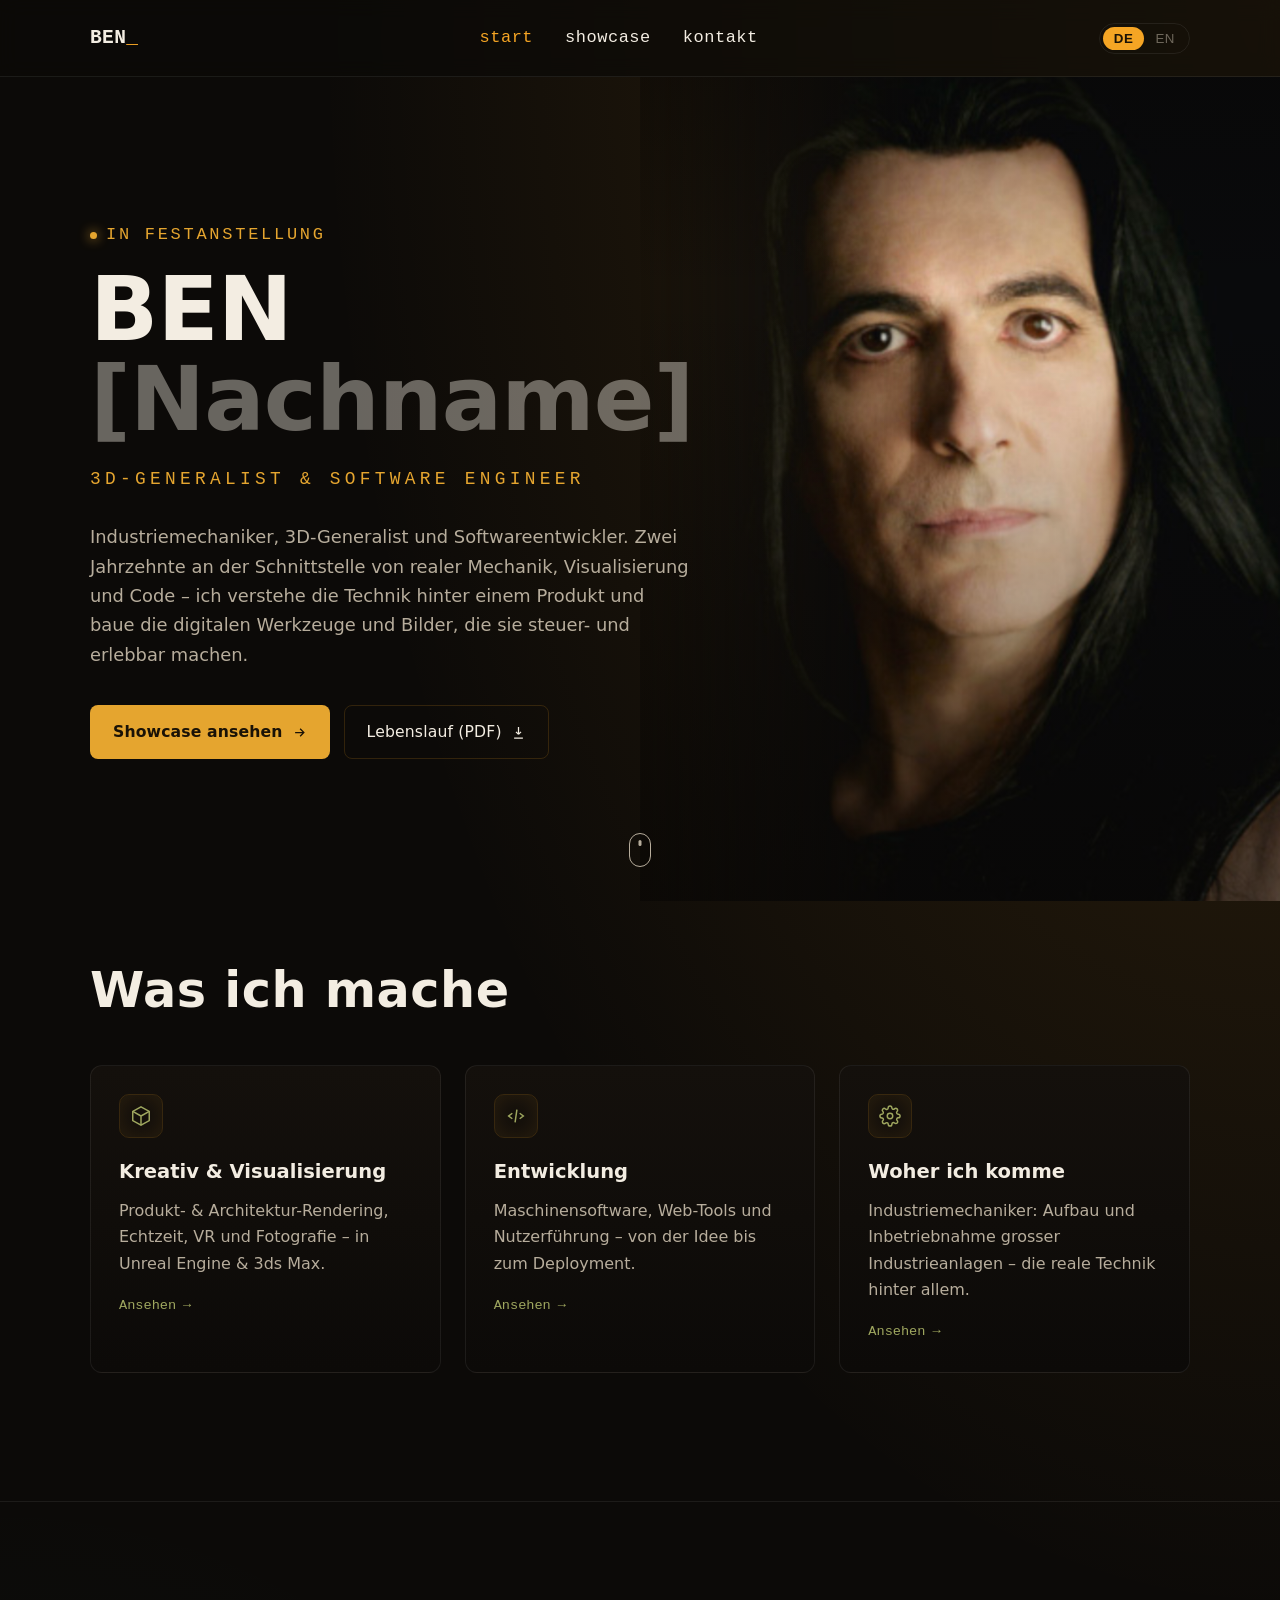
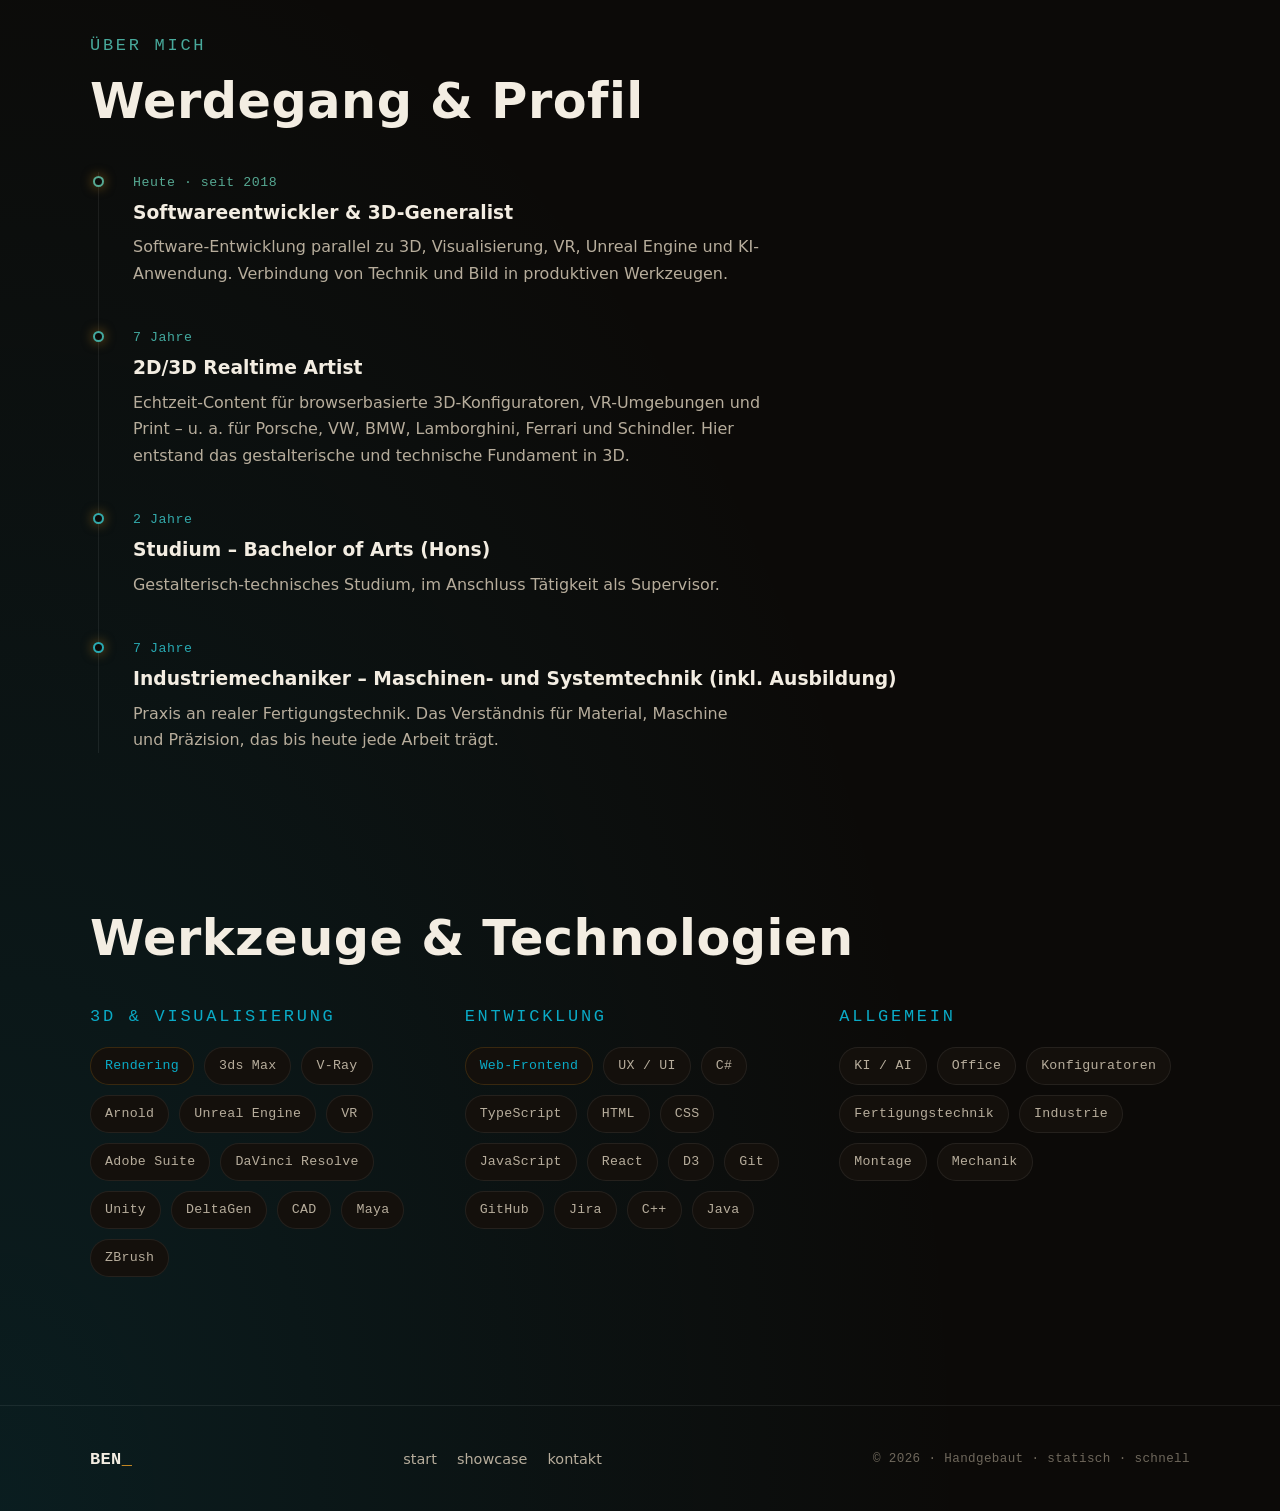
<file: Portfolio_ForServer/index.html>
<!DOCTYPE html>
<html lang="de">
<head>
  <meta charset="UTF-8">
  <meta name="viewport" content="width=device-width, initial-scale=1">
  <!-- Titel/Meta stehen als deutscher Fallback im Markup (für Crawler ohne JS)
       und werden von site.js über den jeweiligen Key umgeschaltet. -->
  <title data-i18n="meta.home.title">Ben — 3D-Generalist & Software Engineer</title>
  <meta name="description" data-i18n-content="meta.home.desc" content="Portfolio von Ben — Industriemechaniker, 3D-Generalist und Softwareentwickler. Werdegang, Werkzeuge und Arbeiten: die Brücke zwischen realer Technik, Visualisierung und Code.">
  <meta property="og:title" data-i18n-content="meta.home.title" content="Ben — 3D-Generalist & Software Engineer">
  <meta property="og:description" data-i18n-content="meta.home.og.desc" content="Die Brücke zwischen Maschine und Bild — 3D, Visualisierung und Software.">
  <meta property="og:type" content="website">
  <link rel="icon" href="data:image/svg+xml,<svg xmlns='http://www.w3.org/2000/svg' viewBox='0 0 100 100'><rect width='100' height='100' rx='20' fill='%230c0a08'/><text x='50' y='68' font-size='58' font-family='monospace' font-weight='700' fill='%23f5a524' text-anchor='middle'>B</text></svg>">
  <link rel="stylesheet" href="tech/styles.css">
  <script src="tech/i18n.js"></script>
  <script src="tech/site.js" defer></script>
</head>
<body data-page="home">
  <header id="site-nav"></header>

  <main>
    <!-- HERO -->
    <section class="hero">
      <div class="hero-bg">
        <img src="assets/img/profile.png" alt="Porträtfoto" data-i18n-alt="about.portrait.alt" fetchpriority="high">
      </div>
      <div class="frame">
        <div class="hero-inner">
          <span class="eyebrow"><span class="dot"></span><span data-i18n="hero.status"></span></span>
          <h1>BEN <span style="opacity:.4" data-i18n="hero.lastname"></span></h1>
          <div class="role" data-i18n="hero.role"></div>
          <p class="lead" data-i18n="hero.lead"></p>
          <div class="cta-row">
            <a class="btn btn--primary" href="index.php?p=showcase"><span data-i18n="cta.showcase"></span>
              <svg viewBox="0 0 24 24" fill="none" stroke="currentColor" stroke-width="2"><path d="M5 12h14M13 6l6 6-6 6"/></svg></a>
            <a class="btn btn--ghost" href="assets/files/cv-ben.pdf" download><span data-i18n="cta.cv"></span>
              <svg viewBox="0 0 24 24" fill="none" stroke="currentColor" stroke-width="2"><path d="M12 3v12m0 0l-4-4m4 4l4-4M5 21h14"/></svg></a>
          </div>
        </div>
      </div>
      <a class="scroll-cue" href="#domains" data-i18n-aria="ui.scrollDown" aria-label="Nach unten scrollen">
        <span class="mouse"></span>
      </a>
    </section>

    <!-- DOMÄNEN -->
    <section class="section" id="domains">
      <div class="frame">
        <h2 class="section-title reveal" data-i18n="home.domains.title"></h2>
        <div class="grid grid--3">
          <a class="card reveal" href="index.php?p=creative">
            <span class="ico"><svg viewBox="0 0 24 24" width="22" height="22" fill="none" stroke="currentColor" stroke-width="1.6"><path d="M12 2l9 5v10l-9 5-9-5V7z"/><path d="M12 12l9-5M12 12v10M12 12L3 7"/></svg></span>
            <h3 data-i18n="home.d1.title"></h3>
            <p data-i18n="home.d1.desc"></p>
            <span class="more"><span data-i18n="home.more"></span> →</span>
          </a>
          <a class="card reveal" href="index.php?p=development" style="transition-delay:.08s">
            <span class="ico"><svg viewBox="0 0 24 24" width="22" height="22" fill="none" stroke="currentColor" stroke-width="1.6"><path d="M8 9l-4 3 4 3M16 9l4 3-4 3M13 5l-2 14"/></svg></span>
            <h3 data-i18n="home.d2.title"></h3>
            <p data-i18n="home.d2.desc"></p>
            <span class="more"><span data-i18n="home.more"></span> →</span>
          </a>
          <a class="card reveal" href="index.php?p=showcase" style="transition-delay:.16s">
            <span class="ico"><svg viewBox="0 0 24 24" width="22" height="22" fill="none" stroke="currentColor" stroke-width="1.6"><circle cx="12" cy="12" r="3"/><path d="M19.4 15a1.65 1.65 0 0 0 .33 1.82l.06.06a2 2 0 1 1-2.83 2.83l-.06-.06a1.65 1.65 0 0 0-1.82-.33 1.65 1.65 0 0 0-1 1.51V21a2 2 0 0 1-4 0v-.09A1.65 1.65 0 0 0 9 19.4a1.65 1.65 0 0 0-1.82.33l-.06.06a2 2 0 1 1-2.83-2.83l.06-.06a1.65 1.65 0 0 0 .33-1.82 1.65 1.65 0 0 0-1.51-1H3a2 2 0 0 1 0-4h.09A1.65 1.65 0 0 0 4.6 9a1.65 1.65 0 0 0-.33-1.82l-.06-.06a2 2 0 1 1 2.83-2.83l.06.06a1.65 1.65 0 0 0 1.82.33H9a1.65 1.65 0 0 0 1-1.51V3a2 2 0 0 1 4 0v.09a1.65 1.65 0 0 0 1 1.51 1.65 1.65 0 0 0 1.82-.33l.06-.06a2 2 0 1 1 2.83 2.83l-.06.06a1.65 1.65 0 0 0-.33 1.82V9a1.65 1.65 0 0 0 1.51 1H21a2 2 0 0 1 0 4h-.09a1.65 1.65 0 0 0-1.51 1z"/></svg></span>
            <h3 data-i18n="home.d3.title"></h3>
            <p data-i18n="home.d3.desc"></p>
            <span class="more"><span data-i18n="home.more"></span> →</span>
          </a>
        </div>
      </div>
    </section>

    <!-- WERDEGANG -->
    <section class="section" id="werdegang">
      <div class="frame">
        <div class="reveal" style="max-width:760px;margin-bottom:44px">
          <span class="eyebrow"><span data-i18n="about.eyebrow"></span></span>
          <h2 class="section-title" data-i18n="about.title"></h2>
        </div>
        <div class="reveal">
          <div class="timeline">
            <div class="tl-item">
              <div class="tl-when" data-i18n="about.tl1.when"></div>
              <div class="tl-role" data-i18n="about.tl1.role"></div>
              <div class="tl-desc" data-i18n="about.tl1.desc"></div>
            </div>
            <div class="tl-item">
              <div class="tl-when" data-i18n="about.tl2.when"></div>
              <div class="tl-role" data-i18n="about.tl2.role"></div>
              <div class="tl-desc" data-i18n="about.tl2.desc"></div>
            </div>
            <div class="tl-item">
              <div class="tl-when" data-i18n="about.tl3.when"></div>
              <div class="tl-role" data-i18n="about.tl3.role"></div>
              <div class="tl-desc" data-i18n="about.tl3.desc"></div>
            </div>
            <div class="tl-item">
              <div class="tl-when" data-i18n="about.tl4.when"></div>
              <div class="tl-role" data-i18n="about.tl4.role"></div>
              <div class="tl-desc" data-i18n="about.tl4.desc"></div>
            </div>
          </div>
        </div>
      </div>
    </section>

    <!-- SKILLS -->
    <section class="section" id="skills" style="padding-top:32px">
      <div class="frame">
        <h2 class="section-title reveal" data-i18n="about.skills.title" style="margin-bottom:36px"></h2>
        <div class="grid grid--3">
          <div class="reveal">
            <div class="eyebrow"><span data-i18n="about.skills.3d"></span></div>
            <div class="chips">
              <a class="chip is-strong" href="index.php?p=creative">Rendering</a>
              <a class="chip" href="https://www.autodesk.com/products/3ds-max/overview" target="_blank" rel="noopener noreferrer">3ds Max</a>
              <a class="chip" href="https://www.chaos.com/vray" target="_blank" rel="noopener noreferrer">V-Ray</a>
              <a class="chip" href="https://www.autodesk.com/products/arnold/overview" target="_blank" rel="noopener noreferrer">Arnold</a>
              <a class="chip" href="https://www.unrealengine.com/" target="_blank" rel="noopener noreferrer">Unreal Engine</a>
              <a class="chip" href="https://de.wikipedia.org/wiki/Virtuelle_Realit%C3%A4t" target="_blank" rel="noopener noreferrer">VR</a>
              <a class="chip" href="https://www.adobe.com/creativecloud.html" target="_blank" rel="noopener noreferrer">Adobe Suite</a>
              <a class="chip" href="https://www.blackmagicdesign.com/products/davinciresolve" target="_blank" rel="noopener noreferrer">DaVinci Resolve</a>
              <a class="chip" href="https://unity.com/" target="_blank" rel="noopener noreferrer">Unity</a>
              <a class="chip" href="https://www.3ds.com/products/3dexcite/deltagen" target="_blank" rel="noopener noreferrer">DeltaGen</a>
              <a class="chip" href="https://de.wikipedia.org/wiki/Computer-Aided_Design" target="_blank" rel="noopener noreferrer">CAD</a>
              <a class="chip" href="https://www.autodesk.com/products/maya/overview" target="_blank" rel="noopener noreferrer">Maya</a>
              <a class="chip" href="https://www.maxon.net/en/zbrush" target="_blank" rel="noopener noreferrer">ZBrush</a>
            </div>
          </div>
          <div class="reveal" style="transition-delay:.08s">
            <div class="eyebrow"><span data-i18n="about.skills.dev"></span></div>
            <div class="chips">
              <a class="chip is-strong" href="index.php?p=development" data-i18n="about.chip.frontend"></a>
              <a class="chip" href="https://de.wikipedia.org/wiki/User_Experience" target="_blank" rel="noopener noreferrer">UX / UI</a>
              <a class="chip" href="https://dotnet.microsoft.com/en-us/languages/csharp" target="_blank" rel="noopener noreferrer">C#</a>
              <a class="chip" href="https://www.typescriptlang.org/" target="_blank" rel="noopener noreferrer">TypeScript</a>
              <a class="chip" href="https://developer.mozilla.org/en-US/docs/Web/HTML" target="_blank" rel="noopener noreferrer">HTML</a>
              <a class="chip" href="https://developer.mozilla.org/en-US/docs/Web/CSS" target="_blank" rel="noopener noreferrer">CSS</a>
              <a class="chip" href="https://developer.mozilla.org/en-US/docs/Web/JavaScript" target="_blank" rel="noopener noreferrer">JavaScript</a>
              <a class="chip" href="https://react.dev/" target="_blank" rel="noopener noreferrer">React</a>
              <a class="chip" href="https://d3js.org/" target="_blank" rel="noopener noreferrer">D3</a>
              <a class="chip" href="https://git-scm.com/" target="_blank" rel="noopener noreferrer">Git</a>
              <a class="chip" href="https://github.com/" target="_blank" rel="noopener noreferrer">GitHub</a>
              <a class="chip" href="https://www.atlassian.com/software/jira" target="_blank" rel="noopener noreferrer">Jira</a>
              <a class="chip" href="https://isocpp.org/" target="_blank" rel="noopener noreferrer">C++</a>
              <a class="chip" href="https://www.java.com/" target="_blank" rel="noopener noreferrer">Java</a>
            </div>
          </div>
          <div class="reveal" style="transition-delay:.16s">
            <div class="eyebrow"><span data-i18n="about.skills.other"></span></div>
            <div class="chips">
              <a class="chip" href="https://de.wikipedia.org/wiki/K%C3%BCnstliche_Intelligenz" target="_blank" rel="noopener noreferrer" data-i18n="about.chip.ai"></a>
              <a class="chip" href="https://www.microsoft.com/microsoft-365" target="_blank" rel="noopener noreferrer">Office</a>
              <a class="chip" href="https://models.porsche.com/de-DE/model-start" target="_blank" rel="noopener noreferrer" data-i18n="about.chip.configurators"></a>
              <a class="chip" href="https://www.grobgroup.com/" target="_blank" rel="noopener noreferrer" data-i18n="about.chip.manufacturing"></a>
              <a class="chip" href="https://www.grobgroup.com/" target="_blank" rel="noopener noreferrer" data-i18n="about.chip.industry"></a>
              <a class="chip" href="https://www.grobgroup.com/" target="_blank" rel="noopener noreferrer" data-i18n="about.chip.assembly"></a>
              <a class="chip" href="https://www.grobgroup.com/" target="_blank" rel="noopener noreferrer" data-i18n="about.chip.mechanics"></a>
            </div>
          </div>
        </div>
      </div>
    </section>
  </main>

  <footer id="site-footer"></footer>
</body>
</html>
</file>
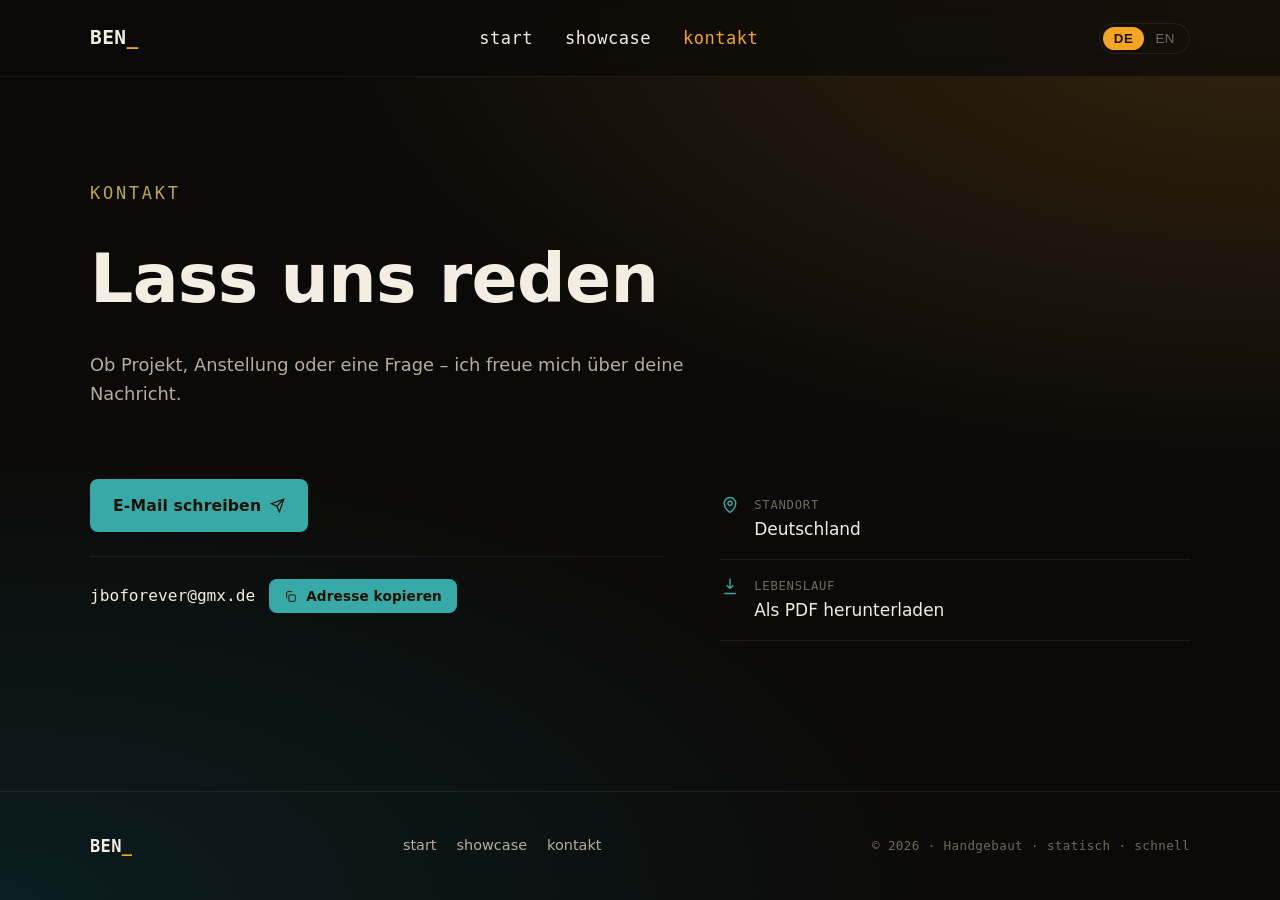
<file: Portfolio_ForServer/contact.html>
<!DOCTYPE html>
<html lang="de">
<head>
  <meta charset="UTF-8">
  <meta name="viewport" content="width=device-width, initial-scale=1">
  <title data-i18n="meta.contact.title">Kontakt — Ben</title>
  <meta name="description" data-i18n-content="meta.contact.desc" content="Kontakt aufnehmen — für Projekte, Anstellung oder Fragen.">
  <link rel="icon" href="data:image/svg+xml,<svg xmlns='http://www.w3.org/2000/svg' viewBox='0 0 100 100'><rect width='100' height='100' rx='20' fill='%230c0a08'/><text x='50' y='68' font-size='58' font-family='monospace' font-weight='700' fill='%23f5a524' text-anchor='middle'>B</text></svg>">
  <link rel="stylesheet" href="tech/styles.css">
  <script src="tech/i18n.js"></script>
  <script src="tech/site.js" defer></script>
</head>
<body data-page="contact">
  <header id="site-nav"></header>

  <main>
    <section class="page-head">
      <div class="frame">
        <span class="eyebrow"><span data-i18n="ct.eyebrow"></span></span>
        <h1 data-i18n="ct.title"></h1>
        <p class="lead" data-i18n="ct.lead"></p>
      </div>
    </section>

    <section class="section" style="padding-top:0">
      <div class="frame contact-grid">
        <!-- Kein Formular: der Button öffnet direkt das Mailprogramm.
             Adresse + Kopieren als Fallback für Webmail-Nutzer. -->
        <div class="contact-action reveal">
          <a class="btn btn--primary" href="mailto:jboforever@gmx.de" data-i18n-href="ct.mail.href">
            <span data-i18n="ct.mail.btn"></span>
            <svg viewBox="0 0 24 24" fill="none" stroke="currentColor" stroke-width="2"><path d="M22 2L11 13M22 2l-7 20-4-9-9-4z"/></svg>
          </a>

          <div class="mail-line">
            <span class="addr">jboforever@gmx.de</span>
            <button id="copy-mail" class="btn btn--primary btn--sm" type="button" data-copy="jboforever@gmx.de">
              <svg viewBox="0 0 24 24" fill="none" stroke="currentColor" stroke-width="1.8"><rect x="9" y="9" width="12" height="12" rx="2"/><path d="M5 15V5a2 2 0 012-2h8"/></svg>
              <span data-i18n="ct.mail.copy"></span>
            </button>
          </div>
        </div>

        <!-- Direkte Kontaktdaten -->
        <aside class="contact-info reveal" style="transition-delay:.1s">
          <div class="row">
            <span class="ico"><svg viewBox="0 0 24 24" width="20" height="20" fill="none" stroke="currentColor" stroke-width="1.7"><path d="M12 21s-7-5.2-7-11a7 7 0 0114 0c0 5.8-7 11-7 11z"/><circle cx="12" cy="10" r="2.5"/></svg></span>
            <div>
              <div class="k" data-i18n="ct.info.location"></div>
              <div class="v" data-i18n="ct.info.location.v"></div>
            </div>
          </div>
          <div class="row">
            <span class="ico"><svg viewBox="0 0 24 24" width="20" height="20" fill="none" stroke="currentColor" stroke-width="1.7"><path d="M12 3v12m0 0l-4-4m4 4l4-4M5 21h14"/></svg></span>
            <div>
              <div class="k" data-i18n="ct.info.cv"></div>
              <a class="v" href="assets/files/cv-ben.pdf" download data-i18n="ct.info.cv.v"></a>
            </div>
          </div>
        </aside>
      </div>
    </section>
  </main>

  <footer id="site-footer"></footer>
</body>
</html>
</file>
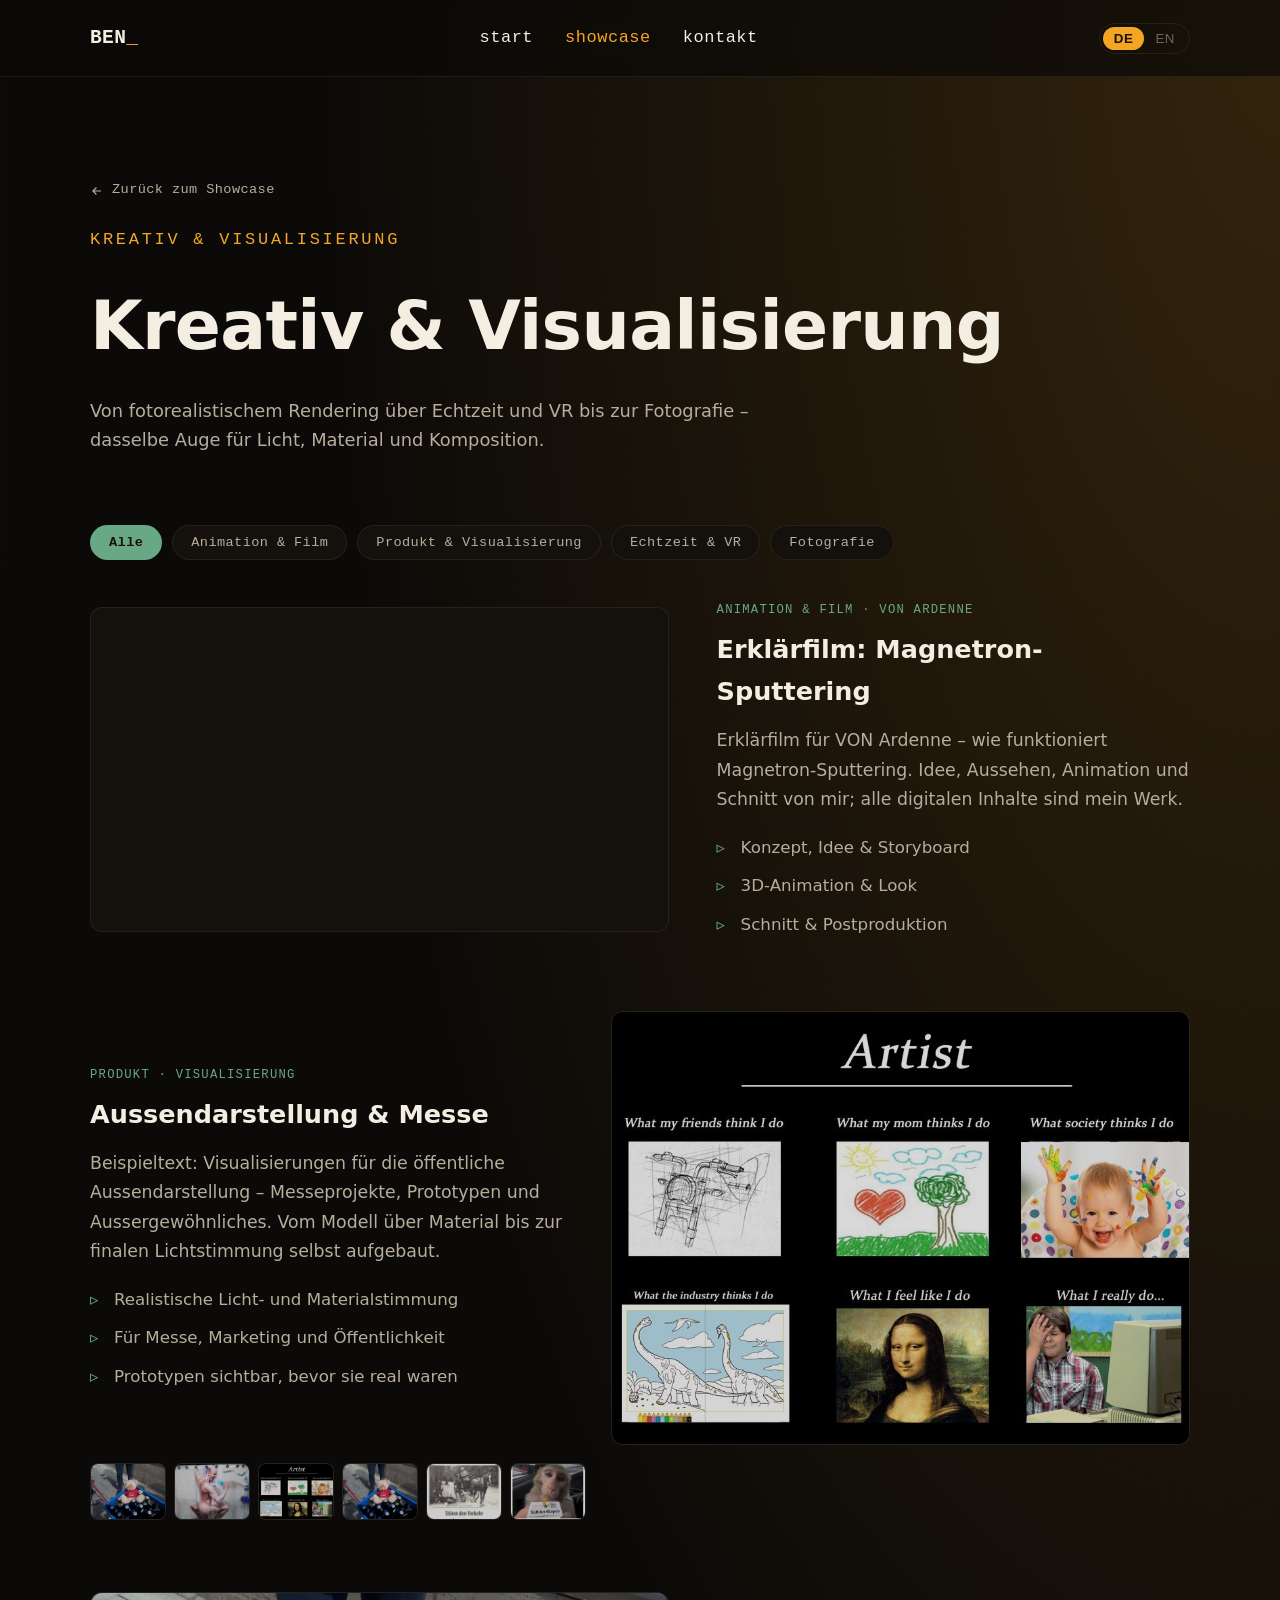
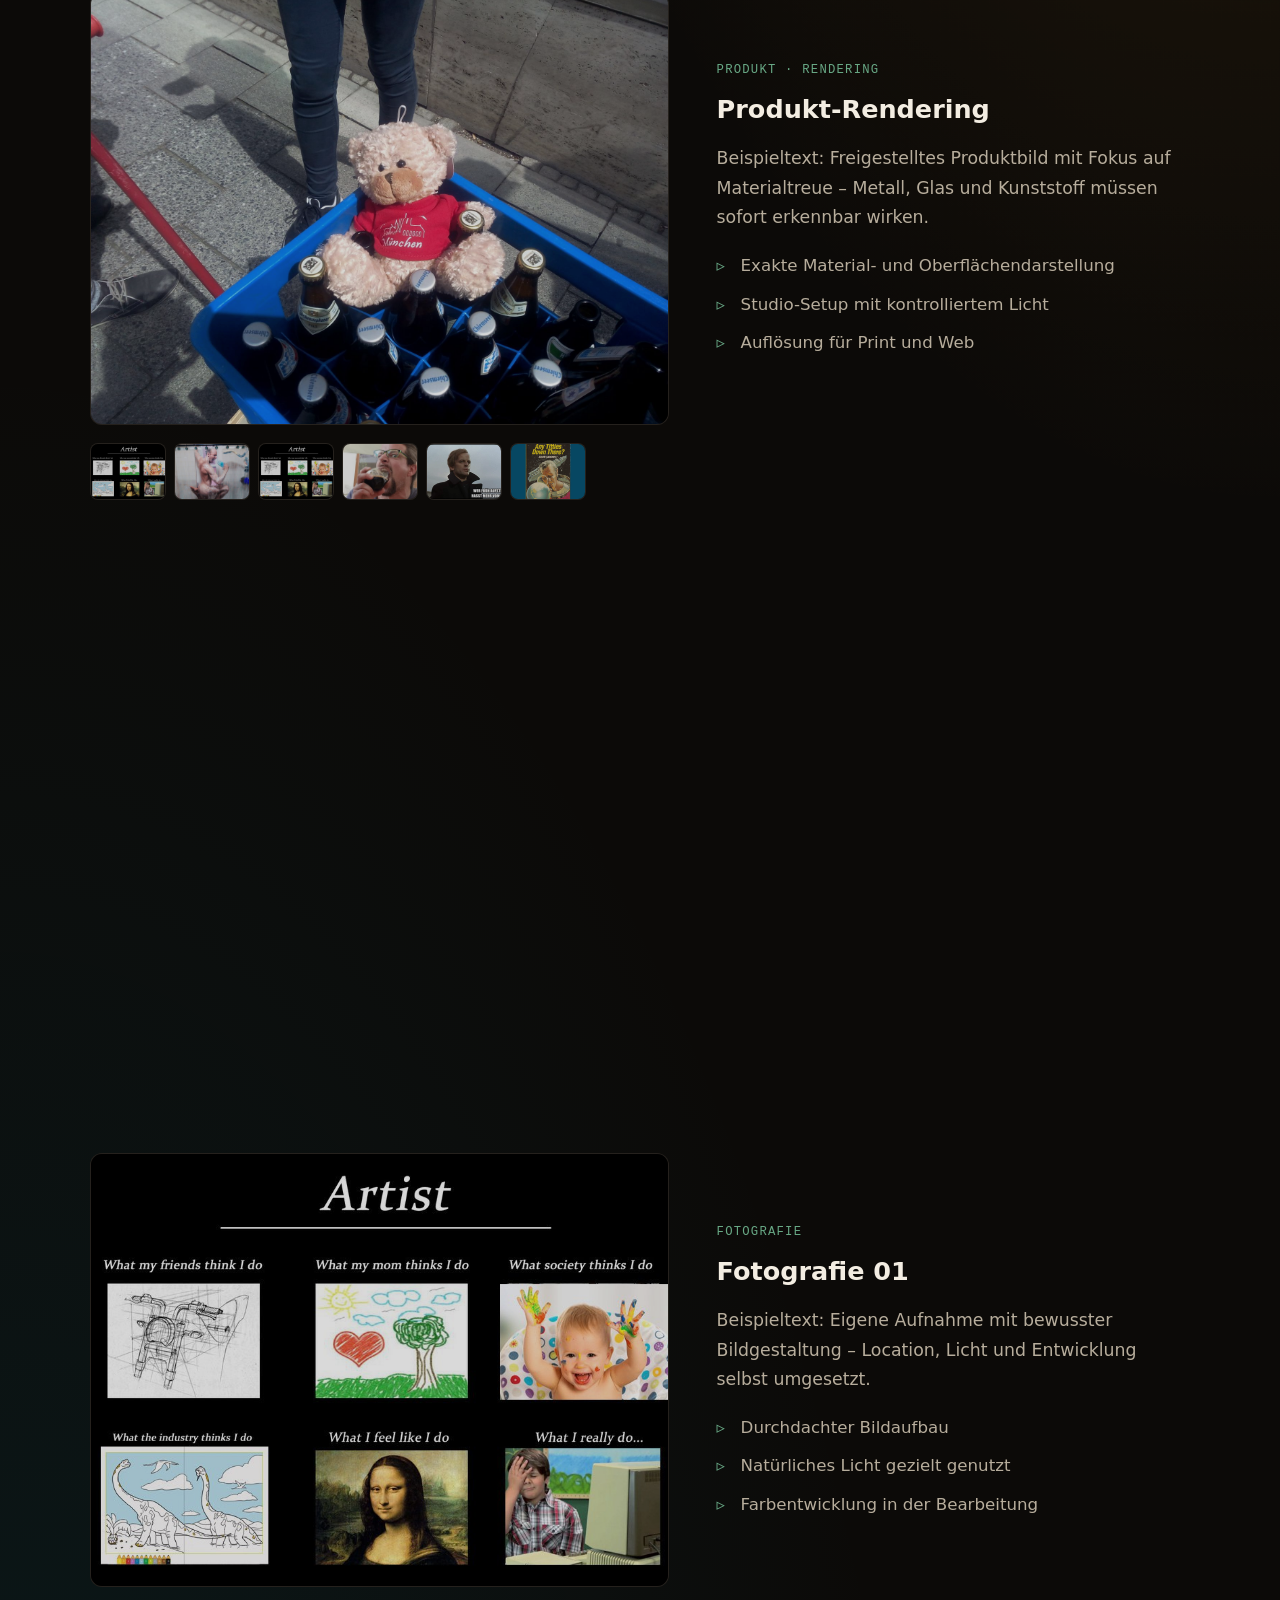
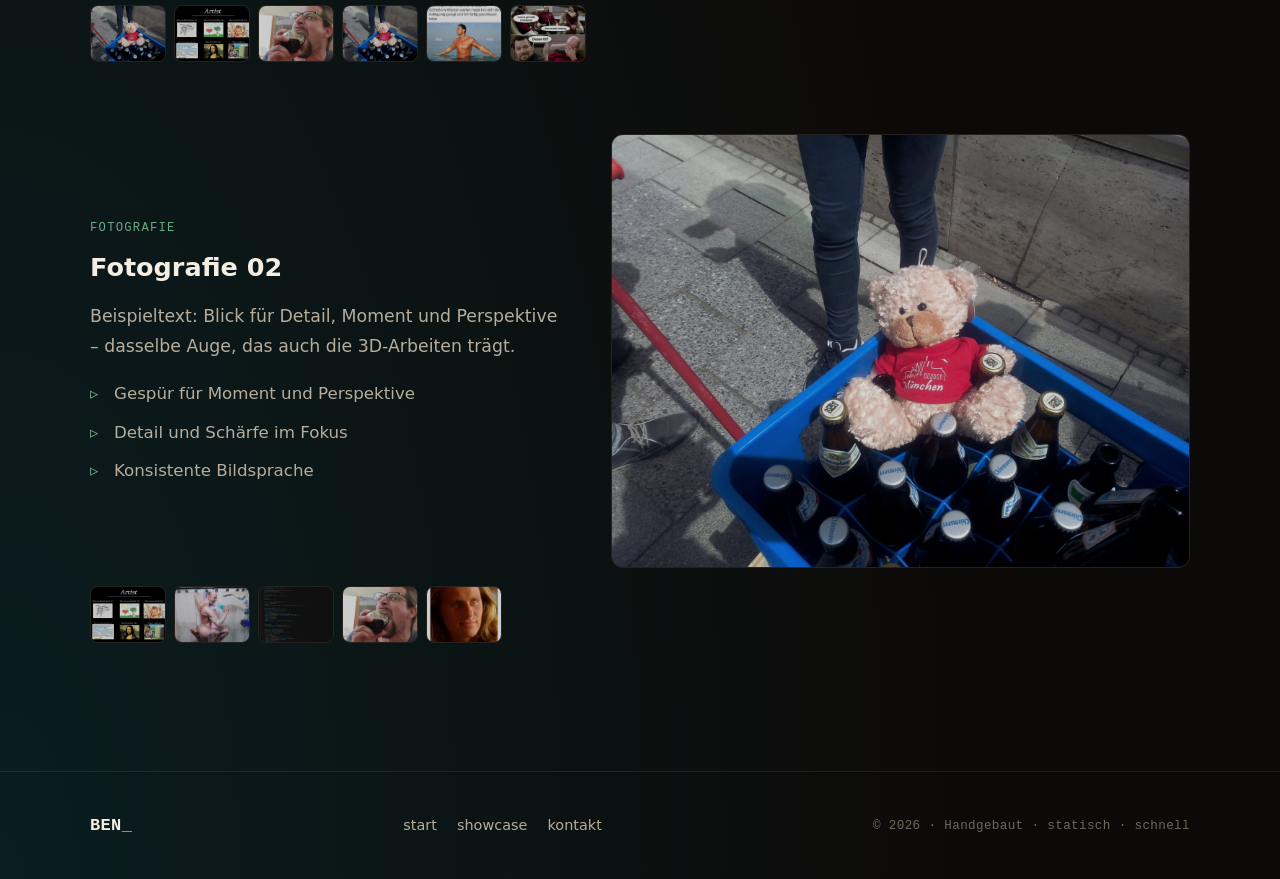
<file: Portfolio_ForServer/creative.html>
<!DOCTYPE html>
<html lang="de">
<head>
  <meta charset="UTF-8">
  <meta name="viewport" content="width=device-width, initial-scale=1">
  <title data-i18n="meta.creative.title">Kreativ & Visualisierung — Ben</title>
  <meta name="description" data-i18n-content="meta.creative.desc" content="Produkt- und Architektur-Rendering, Echtzeit & VR und Fotografie.">
  <link rel="icon" href="data:image/svg+xml,<svg xmlns='http://www.w3.org/2000/svg' viewBox='0 0 100 100'><rect width='100' height='100' rx='20' fill='%230c0a08'/><text x='50' y='68' font-size='58' font-family='monospace' font-weight='700' fill='%23f5a524' text-anchor='middle'>B</text></svg>">
  <link rel="stylesheet" href="tech/styles.css">
  <script src="tech/i18n.js"></script>
  <script src="tech/site.js" defer></script>
</head>
<body data-page="showcase">
  <header id="site-nav"></header>

  <main>
    <!-- SEITENKOPF -->
    <section class="page-head">
      <div class="frame">
        <a class="backlink" href="index.php?p=showcase">
          <svg viewBox="0 0 24 24" fill="none" stroke="currentColor" stroke-width="2"><path d="M19 12H5M11 18l-6-6 6-6"/></svg>
          <span data-i18n="kr.back"></span>
        </a>
        <span class="eyebrow"><span data-i18n="kr.eyebrow"></span></span>
        <h1 data-i18n="kr.title"></h1>
        <p class="lead" data-i18n="kr.lead"></p>
      </div>
    </section>

    <!-- GALERIE -->
    <section class="section" style="padding-top:0">
      <div class="frame">
        <!-- Filter -->
        <div class="filters" role="group" data-i18n-aria="ui.filters" aria-label="Filter">
          <button class="filter" data-filter="all" aria-pressed="true"><span data-i18n="kr.filter.all"></span></button>
          <button class="filter" data-filter="animation" aria-pressed="false"><span data-i18n="kr.filter.animation"></span></button>
          <button class="filter" data-filter="produkt" aria-pressed="false"><span data-i18n="kr.filter.produkt"></span></button>
          <button class="filter" data-filter="echtzeit" aria-pressed="false"><span data-i18n="kr.filter.echtzeit"></span></button>
          <button class="filter" data-filter="foto" aria-pressed="false"><span data-i18n="kr.filter.foto"></span></button>
        </div>

        <!-- Versetzte Zeilen: Bild/Video abwechselnd links / rechts, Text daneben -->
        <div class="showcase-rows">
          <article class="show-row reveal" data-cat="animation">
            <div class="show-video">
              <div class="embed">
                <iframe src="https://www.youtube-nocookie.com/embed/XMJm2K39uRs"
                        data-i18n-title="kr.v1.iframe" title="Erklärfilm VON Ardenne — Ben" loading="lazy"
                        allow="accelerometer; autoplay; clipboard-write; encrypted-media; gyroscope; picture-in-picture; web-share"
                        allowfullscreen></iframe>
              </div>
            </div>
            <div class="show-body">
              <div class="tile-cat" data-i18n="kr.v1.cat"></div>
              <h3 class="tile-title" data-i18n="kr.v1.title"></h3>
              <p data-i18n="kr.v1.desc"></p>
              <ul class="show-points">
                <li data-i18n="kr.v1.p1"></li>
                <li data-i18n="kr.v1.p2"></li>
                <li data-i18n="kr.v1.p3"></li>
              </ul>
            </div>
          </article>

          <article class="show-row reveal" data-cat="produkt">
            <div class="show-gallery">
              <div class="show-media" data-full="assets/img/work-01.jpg" role="button" tabindex="0" data-i18n-aria="ui.zoom" aria-label="Bild vergrößern">
                <img src="assets/img/work-01.jpg" data-i18n-alt="kr.t1.alt" alt="Platzhalter Visualisierung" loading="lazy" width="900" height="675">
              </div>
              <div class="show-thumbs">
                <button type="button" class="show-thumb" data-full="assets/img/work-02.jpg" data-i18n-aria="ui.zoom" aria-label="Bild vergrößern">
                  <img src="assets/img/work-02.jpg" alt="" loading="lazy" width="200" height="150">
                </button>
                <button type="button" class="show-thumb" data-full="assets/img/work-03.jpg" data-i18n-aria="ui.zoom" aria-label="Bild vergrößern">
                  <img src="assets/img/work-03.jpg" alt="" loading="lazy" width="200" height="150">
                </button>
                <button type="button" class="show-thumb" data-full="assets/img/photo-01.jpg" data-i18n-aria="ui.zoom" aria-label="Bild vergrößern">
                  <img src="assets/img/photo-01.jpg" alt="" loading="lazy" width="200" height="150">
                </button>
                <button type="button" class="show-thumb" data-full="assets/img/photo-02.jpg" data-i18n-aria="ui.zoom" aria-label="Bild vergrößern">
                  <img src="assets/img/photo-02.jpg" alt="" loading="lazy" width="200" height="150">
                </button>
                <button type="button" class="show-thumb" data-full="assets/img/asset-01.jpg" data-i18n-aria="ui.zoom" aria-label="Bild vergrößern">
                  <img src="assets/img/asset-01.jpg" alt="" loading="lazy" width="640" height="604">
                </button>
                <button type="button" class="show-thumb" data-full="assets/img/asset-07.jpg" data-i18n-aria="ui.zoom" aria-label="Bild vergrößern">
                  <img src="assets/img/asset-07.jpg" alt="" loading="lazy" width="963" height="740">
                </button>
              </div>
            </div>
            <div class="show-body">
              <div class="tile-cat" data-i18n="kr.t1.cat"></div>
              <h3 class="tile-title" data-i18n="kr.t1.title"></h3>
              <p data-i18n="kr.t1.desc"></p>
              <ul class="show-points">
                <li data-i18n="kr.t1.p1"></li>
                <li data-i18n="kr.t1.p2"></li>
                <li data-i18n="kr.t1.p3"></li>
              </ul>
            </div>
          </article>

          <article class="show-row reveal" data-cat="produkt">
            <div class="show-gallery">
              <div class="show-media" data-full="assets/img/work-02.jpg" role="button" tabindex="0" data-i18n-aria="ui.zoom" aria-label="Bild vergrößern">
                <img src="assets/img/work-02.jpg" data-i18n-alt="kr.t2.alt" alt="Platzhalter Produkt-Rendering" loading="lazy" width="900" height="675">
              </div>
              <div class="show-thumbs">
                <button type="button" class="show-thumb" data-full="assets/img/work-01.jpg" data-i18n-aria="ui.zoom" aria-label="Bild vergrößern">
                  <img src="assets/img/work-01.jpg" alt="" loading="lazy" width="200" height="150">
                </button>
                <button type="button" class="show-thumb" data-full="assets/img/work-03.jpg" data-i18n-aria="ui.zoom" aria-label="Bild vergrößern">
                  <img src="assets/img/work-03.jpg" alt="" loading="lazy" width="200" height="150">
                </button>
                <button type="button" class="show-thumb" data-full="assets/img/photo-01.jpg" data-i18n-aria="ui.zoom" aria-label="Bild vergrößern">
                  <img src="assets/img/photo-01.jpg" alt="" loading="lazy" width="200" height="150">
                </button>
                <button type="button" class="show-thumb" data-full="assets/img/me.jpg" data-i18n-aria="ui.zoom" aria-label="Bild vergrößern">
                  <img src="assets/img/me.jpg" alt="" loading="lazy" width="200" height="150">
                </button>
                <button type="button" class="show-thumb" data-full="assets/img/asset-03.jpg" data-i18n-aria="ui.zoom" aria-label="Bild vergrößern">
                  <img src="assets/img/asset-03.jpg" alt="" loading="lazy" width="720" height="438">
                </button>
                <button type="button" class="show-thumb" data-full="assets/img/asset-04.jpg" data-i18n-aria="ui.zoom" aria-label="Bild vergrößern">
                  <img src="assets/img/asset-04.jpg" alt="" loading="lazy" width="1000" height="1000">
                </button>
              </div>
            </div>
            <div class="show-body">
              <div class="tile-cat" data-i18n="kr.t2.cat"></div>
              <h3 class="tile-title" data-i18n="kr.t2.title"></h3>
              <p data-i18n="kr.t2.desc"></p>
              <ul class="show-points">
                <li data-i18n="kr.t2.p1"></li>
                <li data-i18n="kr.t2.p2"></li>
                <li data-i18n="kr.t2.p3"></li>
              </ul>
            </div>
          </article>

          <article class="show-row reveal" data-cat="echtzeit">
            <div class="show-gallery">
              <div class="show-media" data-full="assets/img/work-03.jpg" role="button" tabindex="0" data-i18n-aria="ui.zoom" aria-label="Bild vergrößern">
                <img src="assets/img/work-03.jpg" data-i18n-alt="kr.t3.alt" alt="Platzhalter Echtzeit-Szene" loading="lazy" width="900" height="675">
              </div>
              <div class="show-thumbs">
                <button type="button" class="show-thumb" data-full="assets/img/work-01.jpg" data-i18n-aria="ui.zoom" aria-label="Bild vergrößern">
                  <img src="assets/img/work-01.jpg" alt="" loading="lazy" width="200" height="150">
                </button>
                <button type="button" class="show-thumb" data-full="assets/img/work-02.jpg" data-i18n-aria="ui.zoom" aria-label="Bild vergrößern">
                  <img src="assets/img/work-02.jpg" alt="" loading="lazy" width="200" height="150">
                </button>
                <button type="button" class="show-thumb" data-full="assets/img/photo-02.jpg" data-i18n-aria="ui.zoom" aria-label="Bild vergrößern">
                  <img src="assets/img/photo-02.jpg" alt="" loading="lazy" width="200" height="150">
                </button>
                <button type="button" class="show-thumb" data-full="assets/img/programming.jpg" data-i18n-aria="ui.zoom" aria-label="Bild vergrößern">
                  <img src="assets/img/programming.jpg" alt="" loading="lazy" width="200" height="150">
                </button>
                <button type="button" class="show-thumb" data-full="assets/img/asset-05.jpg" data-i18n-aria="ui.zoom" aria-label="Bild vergrößern">
                  <img src="assets/img/asset-05.jpg" alt="" loading="lazy" width="320" height="215">
                </button>
                <button type="button" class="show-thumb" data-full="assets/img/asset-06.jpg" data-i18n-aria="ui.zoom" aria-label="Bild vergrößern">
                  <img src="assets/img/asset-06.jpg" alt="" loading="lazy" width="1536" height="1920">
                </button>
              </div>
            </div>
            <div class="show-body">
              <div class="tile-cat" data-i18n="kr.t3.cat"></div>
              <h3 class="tile-title" data-i18n="kr.t3.title"></h3>
              <p data-i18n="kr.t3.desc"></p>
              <ul class="show-points">
                <li data-i18n="kr.t3.p1"></li>
                <li data-i18n="kr.t3.p2"></li>
                <li data-i18n="kr.t3.p3"></li>
              </ul>
            </div>
          </article>

          <article class="show-row reveal" data-cat="foto">
            <div class="show-gallery">
              <div class="show-media" data-full="assets/img/photo-01.jpg" role="button" tabindex="0" data-i18n-aria="ui.zoom" aria-label="Bild vergrößern">
                <img src="assets/img/photo-01.jpg" data-i18n-alt="kr.t4.alt" alt="Platzhalter Fotografie 01" loading="lazy" width="900" height="675">
              </div>
              <div class="show-thumbs">
                <button type="button" class="show-thumb" data-full="assets/img/photo-02.jpg" data-i18n-aria="ui.zoom" aria-label="Bild vergrößern">
                  <img src="assets/img/photo-02.jpg" alt="" loading="lazy" width="200" height="150">
                </button>
                <button type="button" class="show-thumb" data-full="assets/img/work-01.jpg" data-i18n-aria="ui.zoom" aria-label="Bild vergrößern">
                  <img src="assets/img/work-01.jpg" alt="" loading="lazy" width="200" height="150">
                </button>
                <button type="button" class="show-thumb" data-full="assets/img/me.jpg" data-i18n-aria="ui.zoom" aria-label="Bild vergrößern">
                  <img src="assets/img/me.jpg" alt="" loading="lazy" width="200" height="150">
                </button>
                <button type="button" class="show-thumb" data-full="assets/img/work-02.jpg" data-i18n-aria="ui.zoom" aria-label="Bild vergrößern">
                  <img src="assets/img/work-02.jpg" alt="" loading="lazy" width="200" height="150">
                </button>
                <button type="button" class="show-thumb" data-full="assets/img/asset-08.jpg" data-i18n-aria="ui.zoom" aria-label="Bild vergrößern">
                  <img src="assets/img/asset-08.jpg" alt="" loading="lazy" width="1300" height="1291">
                </button>
                <button type="button" class="show-thumb" data-full="assets/img/asset-02.png" data-i18n-aria="ui.zoom" aria-label="Bild vergrößern">
                  <img src="assets/img/asset-02.png" alt="" loading="lazy" width="720" height="668">
                </button>
              </div>
            </div>
            <div class="show-body">
              <div class="tile-cat" data-i18n="kr.t4.cat"></div>
              <h3 class="tile-title" data-i18n="kr.t4.title"></h3>
              <p data-i18n="kr.t4.desc"></p>
              <ul class="show-points">
                <li data-i18n="kr.t4.p1"></li>
                <li data-i18n="kr.t4.p2"></li>
                <li data-i18n="kr.t4.p3"></li>
              </ul>
            </div>
          </article>

          <article class="show-row reveal" data-cat="foto">
            <div class="show-gallery">
              <div class="show-media" data-full="assets/img/photo-02.jpg" role="button" tabindex="0" data-i18n-aria="ui.zoom" aria-label="Bild vergrößern">
                <img src="assets/img/photo-02.jpg" data-i18n-alt="kr.t5.alt" alt="Platzhalter Fotografie 02" loading="lazy" width="900" height="675">
              </div>
              <div class="show-thumbs">
                <button type="button" class="show-thumb" data-full="assets/img/photo-01.jpg" data-i18n-aria="ui.zoom" aria-label="Bild vergrößern">
                  <img src="assets/img/photo-01.jpg" alt="" loading="lazy" width="200" height="150">
                </button>
                <button type="button" class="show-thumb" data-full="assets/img/work-03.jpg" data-i18n-aria="ui.zoom" aria-label="Bild vergrößern">
                  <img src="assets/img/work-03.jpg" alt="" loading="lazy" width="200" height="150">
                </button>
                <button type="button" class="show-thumb" data-full="assets/img/programming.jpg" data-i18n-aria="ui.zoom" aria-label="Bild vergrößern">
                  <img src="assets/img/programming.jpg" alt="" loading="lazy" width="200" height="150">
                </button>
                <button type="button" class="show-thumb" data-full="assets/img/me.jpg" data-i18n-aria="ui.zoom" aria-label="Bild vergrößern">
                  <img src="assets/img/me.jpg" alt="" loading="lazy" width="200" height="150">
                </button>
                <button type="button" class="show-thumb" data-full="assets/img/asset-09.png" data-i18n-aria="ui.zoom" aria-label="Bild vergrößern">
                  <img src="assets/img/asset-09.png" alt="" loading="lazy" width="864" height="710">
                </button>
              </div>
            </div>
            <div class="show-body">
              <div class="tile-cat" data-i18n="kr.t5.cat"></div>
              <h3 class="tile-title" data-i18n="kr.t5.title"></h3>
              <p data-i18n="kr.t5.desc"></p>
              <ul class="show-points">
                <li data-i18n="kr.t5.p1"></li>
                <li data-i18n="kr.t5.p2"></li>
                <li data-i18n="kr.t5.p3"></li>
              </ul>
            </div>
          </article>
        </div>
      </div>
    </section>
  </main>

  <footer id="site-footer"></footer>
</body>
</html>
</file>
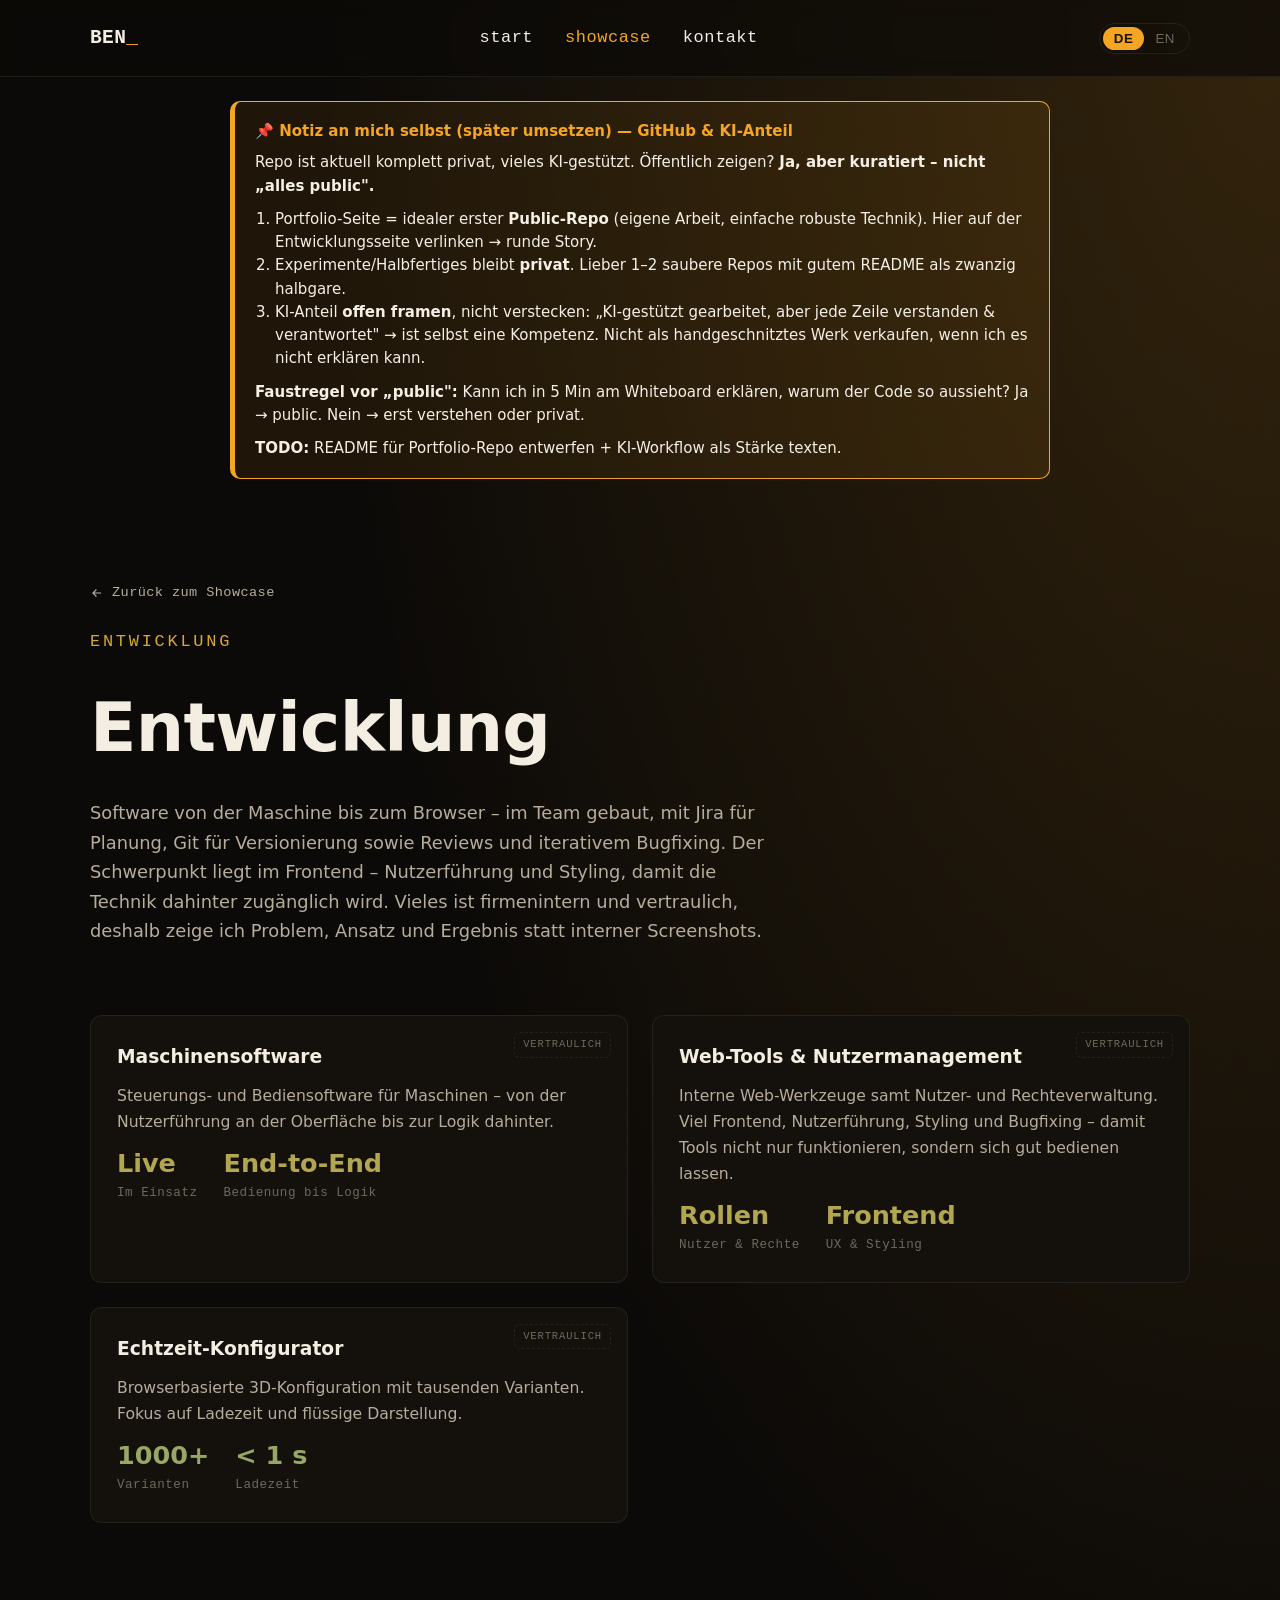
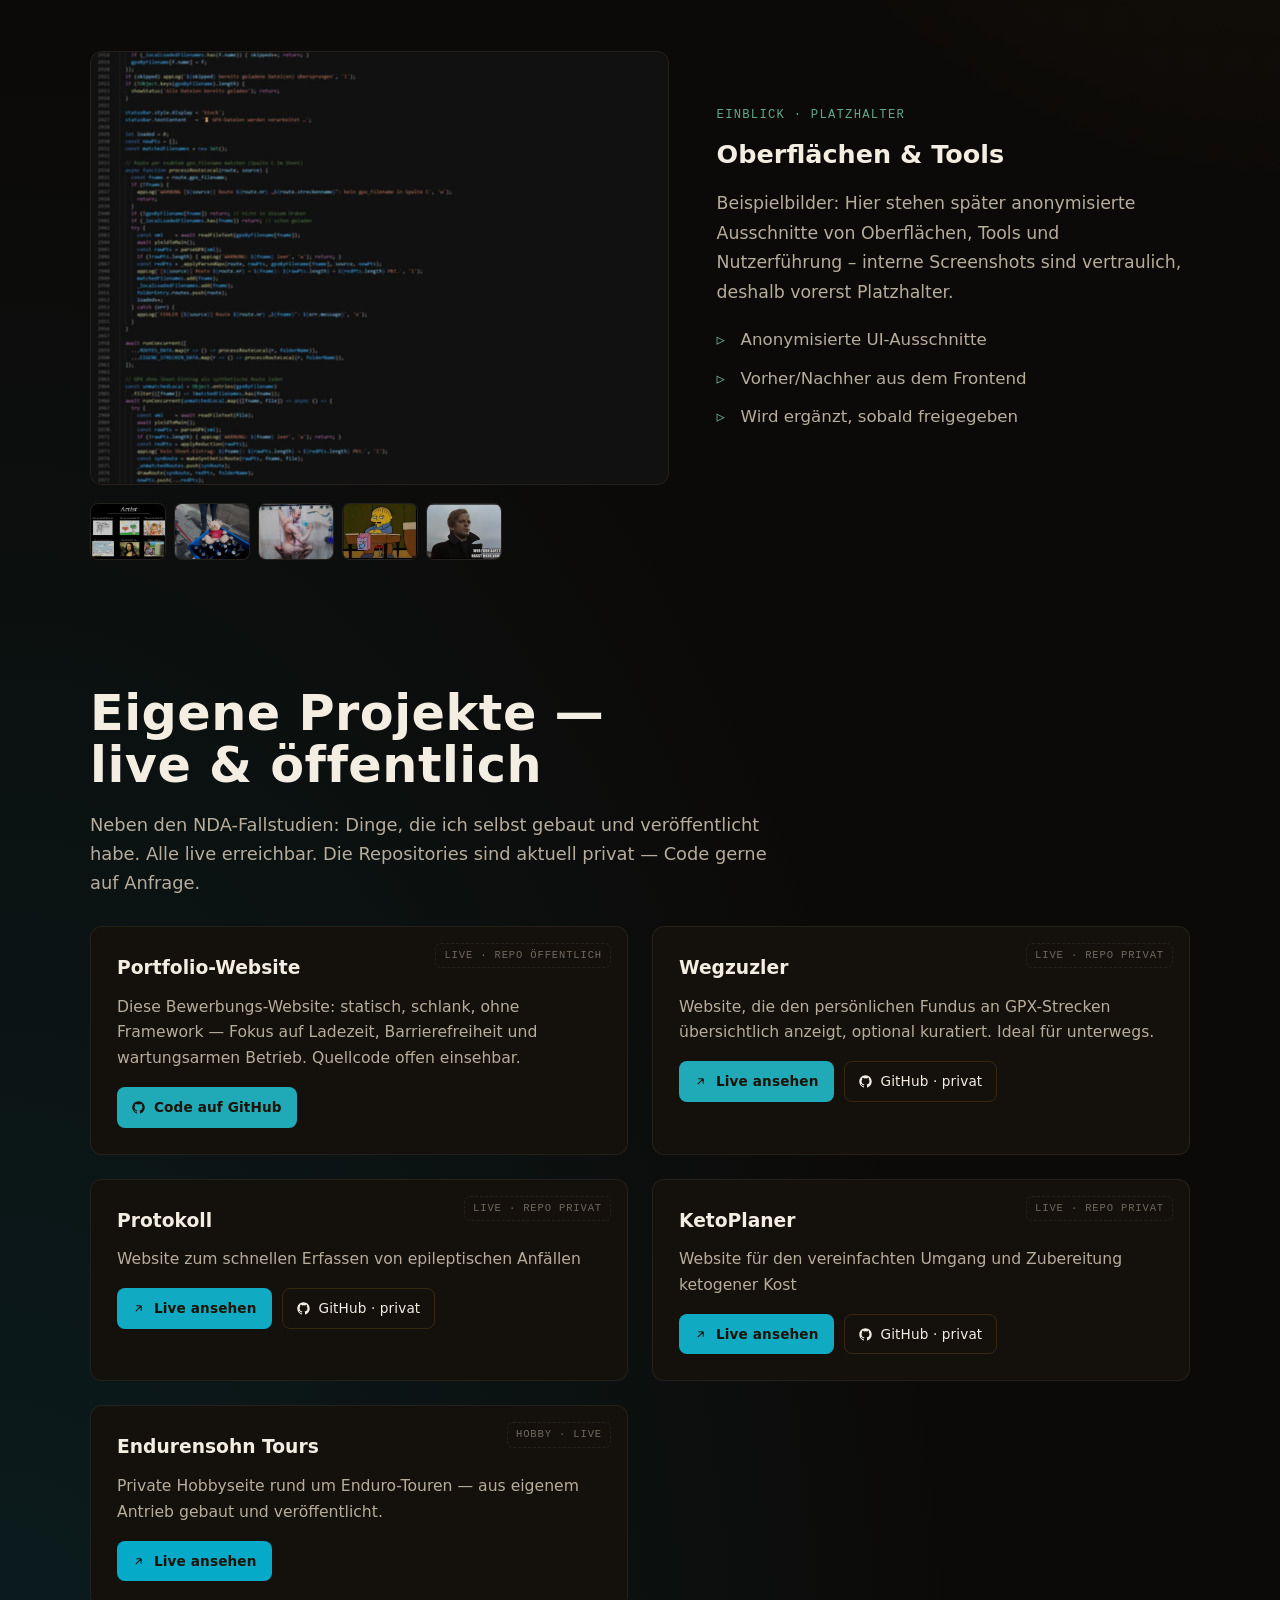
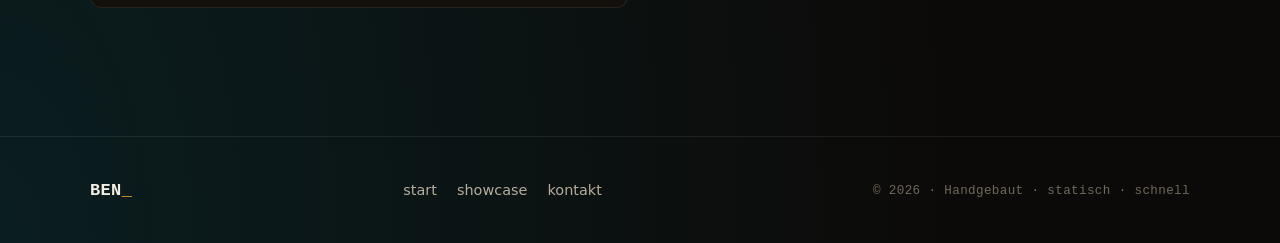
<file: Portfolio_ForServer/development.html>
<!DOCTYPE html>
<html lang="de">
<head>
  <meta charset="UTF-8">
  <meta name="viewport" content="width=device-width, initial-scale=1">
  <title data-i18n="meta.dev.title">Entwicklung — Ben</title>
  <meta name="description" data-i18n-content="meta.dev.desc" content="Maschinensoftware, Web-Tools und Nutzerführung – als Fallstudien, vieles unter NDA.">
  <link rel="icon" href="data:image/svg+xml,<svg xmlns='http://www.w3.org/2000/svg' viewBox='0 0 100 100'><rect width='100' height='100' rx='20' fill='%230c0a08'/><text x='50' y='68' font-size='58' font-family='monospace' font-weight='700' fill='%23f5a524' text-anchor='middle'>B</text></svg>">
  <link rel="stylesheet" href="tech/styles.css">
  <script src="tech/i18n.js"></script>
  <script src="tech/site.js" defer></script>
</head>
<body data-page="showcase">
  <header id="site-nav"></header>

  <main>
    <!-- NOTIZ AN MICH SELBST (nur intern/WIP – vor Live wieder entfernen) -->
    <div style="max-width:820px;margin:24px auto 0;padding:18px 20px;border:1px solid #f5a524;border-left-width:5px;border-radius:10px;background:rgba(245,165,36,.08);color:#f5efe6;font-size:15px;line-height:1.55">
      <strong style="display:block;margin-bottom:8px;color:#f5a524">📌 Notiz an mich selbst (später umsetzen) — GitHub &amp; KI-Anteil</strong>
      Repo ist aktuell komplett privat, vieles KI-gestützt. Öffentlich zeigen? <strong>Ja, aber kuratiert – nicht „alles public".</strong>
      <ol style="margin:10px 0 0;padding-left:20px">
        <li>Portfolio-Seite = idealer erster <strong>Public-Repo</strong> (eigene Arbeit, einfache robuste Technik). Hier auf der Entwicklungsseite verlinken → runde Story.</li>
        <li>Experimente/Halbfertiges bleibt <strong>privat</strong>. Lieber 1–2 saubere Repos mit gutem README als zwanzig halbgare.</li>
        <li>KI-Anteil <strong>offen framen</strong>, nicht verstecken: „KI-gestützt gearbeitet, aber jede Zeile verstanden &amp; verantwortet" → ist selbst eine Kompetenz. Nicht als handgeschnitztes Werk verkaufen, wenn ich es nicht erklären kann.</li>
      </ol>
      <p style="margin:10px 0 0"><strong>Faustregel vor „public":</strong> Kann ich in 5 Min am Whiteboard erklären, warum der Code so aussieht? Ja → public. Nein → erst verstehen oder privat.</p>
      <p style="margin:10px 0 0"><strong>TODO:</strong> README für Portfolio-Repo entwerfen + KI-Workflow als Stärke texten.</p>
    </div>

    <!-- SEITENKOPF -->
    <section class="page-head">
      <div class="frame">
        <a class="backlink" href="index.php?p=showcase">
          <svg viewBox="0 0 24 24" fill="none" stroke="currentColor" stroke-width="2"><path d="M19 12H5M11 18l-6-6 6-6"/></svg>
          <span data-i18n="dev.back"></span>
        </a>
        <span class="eyebrow"><span data-i18n="dev.eyebrow"></span></span>
        <h1 data-i18n="dev.title"></h1>
        <p class="lead" data-i18n="dev.lead"></p>
      </div>
    </section>

    <!-- FALLSTUDIEN -->
    <section class="section" style="padding-top:0">
      <div class="frame">
        <div class="grid grid--2">
          <article class="case reveal">
            <span class="tag" data-i18n="dev.case1.tag"></span>
            <h3 data-i18n="dev.case1.title"></h3>
            <p data-i18n="dev.case1.desc"></p>
            <div class="metrics">
              <div class="metric"><b data-i18n="dev.case1.m1v"></b><span data-i18n="dev.case1.m1n"></span></div>
              <div class="metric"><b data-i18n="dev.case1.m2v"></b><span data-i18n="dev.case1.m2n"></span></div>
            </div>
          </article>
          <article class="case reveal" style="transition-delay:.08s">
            <span class="tag" data-i18n="dev.case2.tag"></span>
            <h3 data-i18n="dev.case2.title"></h3>
            <p data-i18n="dev.case2.desc"></p>
            <div class="metrics">
              <div class="metric"><b data-i18n="dev.case2.m1v"></b><span data-i18n="dev.case2.m1n"></span></div>
              <div class="metric"><b data-i18n="dev.case2.m2v"></b><span data-i18n="dev.case2.m2n"></span></div>
            </div>
          </article>
          <article class="case reveal" style="transition-delay:.16s">
            <span class="tag" data-i18n="dev.case3.tag"></span>
            <h3 data-i18n="dev.case3.title"></h3>
            <p data-i18n="dev.case3.desc"></p>
            <div class="metrics">
              <div class="metric"><b data-i18n="dev.case3.m1v"></b><span data-i18n="dev.case3.m1n"></span></div>
              <div class="metric"><b data-i18n="dev.case3.m2v"></b><span data-i18n="dev.case3.m2n"></span></div>
            </div>
          </article>
        </div>
      </div>
    </section>

    <!-- BILDER-DUMMY (Platzhalter, Aufbau wie in Kreativ) -->
    <section class="section" style="padding-top:0">
      <div class="frame">
        <div class="showcase-rows">
          <article class="show-row reveal" data-cat="dev">
            <div class="show-gallery">
              <div class="show-media" data-full="assets/img/programming.jpg" role="button" tabindex="0" data-i18n-aria="ui.zoom" aria-label="Bild vergrößern">
                <img src="assets/img/programming.jpg" data-i18n-alt="dev.gal.alt" alt="Platzhalter Oberfläche" loading="lazy" width="900" height="675">
              </div>
              <div class="show-thumbs">
                <button type="button" class="show-thumb" data-full="assets/img/work-01.jpg" data-i18n-aria="ui.zoom" aria-label="Bild vergrößern">
                  <img src="assets/img/work-01.jpg" alt="" loading="lazy" width="200" height="150">
                </button>
                <button type="button" class="show-thumb" data-full="assets/img/work-02.jpg" data-i18n-aria="ui.zoom" aria-label="Bild vergrößern">
                  <img src="assets/img/work-02.jpg" alt="" loading="lazy" width="200" height="150">
                </button>
                <button type="button" class="show-thumb" data-full="assets/img/work-03.jpg" data-i18n-aria="ui.zoom" aria-label="Bild vergrößern">
                  <img src="assets/img/work-03.jpg" alt="" loading="lazy" width="200" height="150">
                </button>
                <button type="button" class="show-thumb" data-full="assets/img/asset-05.jpg" data-i18n-aria="ui.zoom" aria-label="Bild vergrößern">
                  <img src="assets/img/asset-05.jpg" alt="" loading="lazy" width="320" height="215">
                </button>
                <button type="button" class="show-thumb" data-full="assets/img/asset-03.jpg" data-i18n-aria="ui.zoom" aria-label="Bild vergrößern">
                  <img src="assets/img/asset-03.jpg" alt="" loading="lazy" width="720" height="438">
                </button>
              </div>
            </div>
            <div class="show-body">
              <div class="tile-cat" data-i18n="dev.gal.cat"></div>
              <h3 class="tile-title" data-i18n="dev.gal.title"></h3>
              <p data-i18n="dev.gal.desc"></p>
              <ul class="show-points">
                <li data-i18n="dev.gal.p1"></li>
                <li data-i18n="dev.gal.p2"></li>
                <li data-i18n="dev.gal.p3"></li>
              </ul>
            </div>
          </article>
        </div>
      </div>
    </section>

    <!-- EIGENE PROJEKTE (live & öffentlich; Repos privat) -->
    <section class="section" style="padding-top:0">
      <div class="frame">
        <div class="reveal" style="max-width:720px;margin-bottom:28px">
          <h2 class="section-title" data-i18n="dev.own.title"></h2>
          <p class="lead" data-i18n="dev.own.lead"></p>
        </div>
        <div class="grid grid--2">

          <!-- Portfolio (dieses Projekt) -->
          <article class="case reveal">
            <span class="tag" data-i18n="dev.own.tag.public"></span>
            <h3 data-i18n="dev.own.p1.title"></h3>
            <p data-i18n="dev.own.p1.desc"></p>
            <div style="display:flex;gap:10px;flex-wrap:wrap;margin-top:16px">
              <a class="btn btn--primary btn--sm" href="https://github.com/CaptLeberkaes/portfolio" target="_blank" rel="noopener" data-i18n-title="dev.own.cta.code.title" title="Quellcode auf GitHub">
                <svg viewBox="0 0 24 24" fill="currentColor"><path d="M12 .5C5.7.5.5 5.7.5 12c0 5.1 3.3 9.4 7.9 10.9.6.1.8-.2.8-.5v-1.8c-3.2.7-3.9-1.5-3.9-1.5-.5-1.3-1.3-1.7-1.3-1.7-1.1-.7.1-.7.1-.7 1.2.1 1.8 1.2 1.8 1.2 1 1.8 2.8 1.3 3.5 1 .1-.8.4-1.3.7-1.6-2.6-.3-5.3-1.3-5.3-5.8 0-1.3.5-2.3 1.2-3.1-.1-.3-.5-1.5.1-3.1 0 0 1-.3 3.3 1.2a11.4 11.4 0 0 1 6 0C17 4.9 18 5.2 18 5.2c.6 1.6.2 2.8.1 3.1.8.8 1.2 1.8 1.2 3.1 0 4.5-2.7 5.5-5.3 5.8.4.3.8 1 .8 2.1v3.1c0 .3.2.6.8.5 4.6-1.5 7.9-5.8 7.9-10.9C23.5 5.7 18.3.5 12 .5z"/></svg>
                <span data-i18n="dev.own.cta.code"></span>
              </a>
            </div>
          </article>

          <!-- wegzuzler -->
          <article class="case reveal" style="transition-delay:.08s">
            <span class="tag" data-i18n="dev.own.tag.private"></span>
            <h3>Wegzuzler</h3>
            <p data-i18n="dev.own.p2.desc"></p>
            <div style="display:flex;gap:10px;flex-wrap:wrap;margin-top:16px">
              <a class="btn btn--primary btn--sm" href="https://www.captleberkaes.de/wegzuzler/" target="_blank" rel="noopener">
                <svg viewBox="0 0 24 24" fill="none" stroke="currentColor" stroke-width="2"><path d="M7 17L17 7M17 7H8M17 7v9"/></svg>
                <span data-i18n="dev.own.cta.live"></span>
              </a>
              <a class="btn btn--ghost btn--sm" href="https://github.com/CaptLeberkaes/wegzuzler" target="_blank" rel="noopener" data-i18n-title="dev.own.cta.repo.title" title="Repository ist privat – Code auf Anfrage">
                <svg viewBox="0 0 24 24" fill="currentColor"><path d="M12 .5C5.7.5.5 5.7.5 12c0 5.1 3.3 9.4 7.9 10.9.6.1.8-.2.8-.5v-1.8c-3.2.7-3.9-1.5-3.9-1.5-.5-1.3-1.3-1.7-1.3-1.7-1.1-.7.1-.7.1-.7 1.2.1 1.8 1.2 1.8 1.2 1 1.8 2.8 1.3 3.5 1 .1-.8.4-1.3.7-1.6-2.6-.3-5.3-1.3-5.3-5.8 0-1.3.5-2.3 1.2-3.1-.1-.3-.5-1.5.1-3.1 0 0 1-.3 3.3 1.2a11.4 11.4 0 0 1 6 0C17 4.9 18 5.2 18 5.2c.6 1.6.2 2.8.1 3.1.8.8 1.2 1.8 1.2 3.1 0 4.5-2.7 5.5-5.3 5.8.4.3.8 1 .8 2.1v3.1c0 .3.2.6.8.5 4.6-1.5 7.9-5.8 7.9-10.9C23.5 5.7 18.3.5 12 .5z"/></svg>
                <span data-i18n="dev.own.cta.repo"></span>
              </a>
            </div>
          </article>

          <!-- Protokoll -->
          <article class="case reveal" style="transition-delay:.16s">
            <span class="tag" data-i18n="dev.own.tag.private"></span>
            <h3>Protokoll</h3>
            <p data-i18n="dev.own.p3.desc"></p>
            <div style="display:flex;gap:10px;flex-wrap:wrap;margin-top:16px">
              <a class="btn btn--primary btn--sm" href="https://www.captleberkaes.de/protokoll/" target="_blank" rel="noopener">
                <svg viewBox="0 0 24 24" fill="none" stroke="currentColor" stroke-width="2"><path d="M7 17L17 7M17 7H8M17 7v9"/></svg>
                <span data-i18n="dev.own.cta.live"></span>
              </a>
              <a class="btn btn--ghost btn--sm" href="https://github.com/CaptLeberkaes/JonahProtokoll" target="_blank" rel="noopener" data-i18n-title="dev.own.cta.repo.title" title="Repository ist privat – Code auf Anfrage">
                <svg viewBox="0 0 24 24" fill="currentColor"><path d="M12 .5C5.7.5.5 5.7.5 12c0 5.1 3.3 9.4 7.9 10.9.6.1.8-.2.8-.5v-1.8c-3.2.7-3.9-1.5-3.9-1.5-.5-1.3-1.3-1.7-1.3-1.7-1.1-.7.1-.7.1-.7 1.2.1 1.8 1.2 1.8 1.2 1 1.8 2.8 1.3 3.5 1 .1-.8.4-1.3.7-1.6-2.6-.3-5.3-1.3-5.3-5.8 0-1.3.5-2.3 1.2-3.1-.1-.3-.5-1.5.1-3.1 0 0 1-.3 3.3 1.2a11.4 11.4 0 0 1 6 0C17 4.9 18 5.2 18 5.2c.6 1.6.2 2.8.1 3.1.8.8 1.2 1.8 1.2 3.1 0 4.5-2.7 5.5-5.3 5.8.4.3.8 1 .8 2.1v3.1c0 .3.2.6.8.5 4.6-1.5 7.9-5.8 7.9-10.9C23.5 5.7 18.3.5 12 .5z"/></svg>
                <span data-i18n="dev.own.cta.repo"></span>
              </a>
            </div>
          </article>

          <!-- KetoPlaner -->
          <article class="case reveal" style="transition-delay:.24s">
            <span class="tag" data-i18n="dev.own.tag.private"></span>
            <h3>KetoPlaner</h3>
            <p data-i18n="dev.own.p4.desc"></p>
            <div style="display:flex;gap:10px;flex-wrap:wrap;margin-top:16px">
              <a class="btn btn--primary btn--sm" href="https://www.captleberkaes.de/ketoPlaner/" target="_blank" rel="noopener">
                <svg viewBox="0 0 24 24" fill="none" stroke="currentColor" stroke-width="2"><path d="M7 17L17 7M17 7H8M17 7v9"/></svg>
                <span data-i18n="dev.own.cta.live"></span>
              </a>
              <a class="btn btn--ghost btn--sm" href="https://github.com/CaptLeberkaes/KetoPlaner" target="_blank" rel="noopener" data-i18n-title="dev.own.cta.repo.title" title="Repository ist privat – Code auf Anfrage">
                <svg viewBox="0 0 24 24" fill="currentColor"><path d="M12 .5C5.7.5.5 5.7.5 12c0 5.1 3.3 9.4 7.9 10.9.6.1.8-.2.8-.5v-1.8c-3.2.7-3.9-1.5-3.9-1.5-.5-1.3-1.3-1.7-1.3-1.7-1.1-.7.1-.7.1-.7 1.2.1 1.8 1.2 1.8 1.2 1 1.8 2.8 1.3 3.5 1 .1-.8.4-1.3.7-1.6-2.6-.3-5.3-1.3-5.3-5.8 0-1.3.5-2.3 1.2-3.1-.1-.3-.5-1.5.1-3.1 0 0 1-.3 3.3 1.2a11.4 11.4 0 0 1 6 0C17 4.9 18 5.2 18 5.2c.6 1.6.2 2.8.1 3.1.8.8 1.2 1.8 1.2 3.1 0 4.5-2.7 5.5-5.3 5.8.4.3.8 1 .8 2.1v3.1c0 .3.2.6.8.5 4.6-1.5 7.9-5.8 7.9-10.9C23.5 5.7 18.3.5 12 .5z"/></svg>
                <span data-i18n="dev.own.cta.repo"></span>
              </a>
            </div>
          </article>

          <!-- endurensohn Tours (Hobby) -->
          <article class="case reveal" style="transition-delay:.32s">
            <span class="tag" data-i18n="dev.own.tag.hobby"></span>
            <h3>Endurensohn Tours</h3>
            <p data-i18n="dev.own.p5.desc"></p>
            <div style="display:flex;gap:10px;flex-wrap:wrap;margin-top:16px">
              <a class="btn btn--primary btn--sm" href="https://www.captleberkaes.de/endurensohnTours/index.html" target="_blank" rel="noopener">
                <svg viewBox="0 0 24 24" fill="none" stroke="currentColor" stroke-width="2"><path d="M7 17L17 7M17 7H8M17 7v9"/></svg>
                <span data-i18n="dev.own.cta.live"></span>
              </a>
            </div>
          </article>

        </div>
      </div>
    </section>
  </main>

  <footer id="site-footer"></footer>
</body>
</html>
</file>
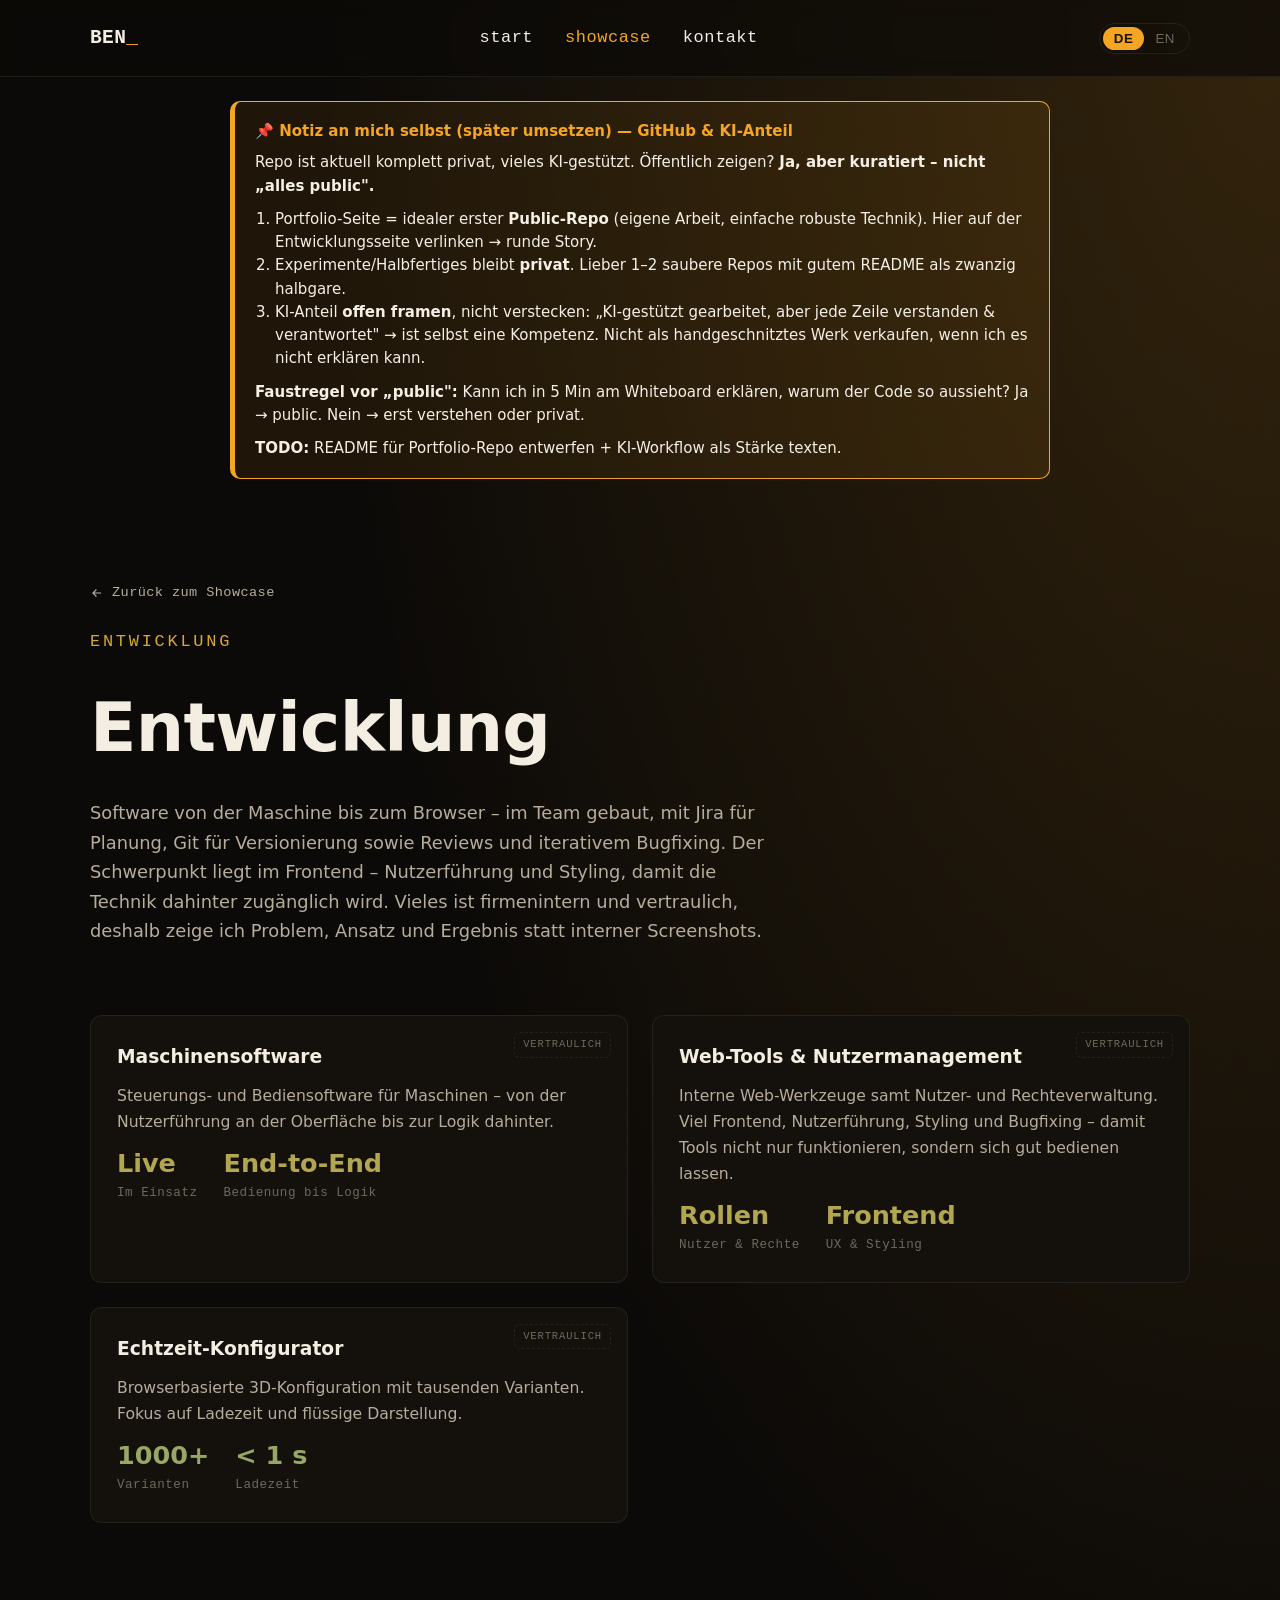
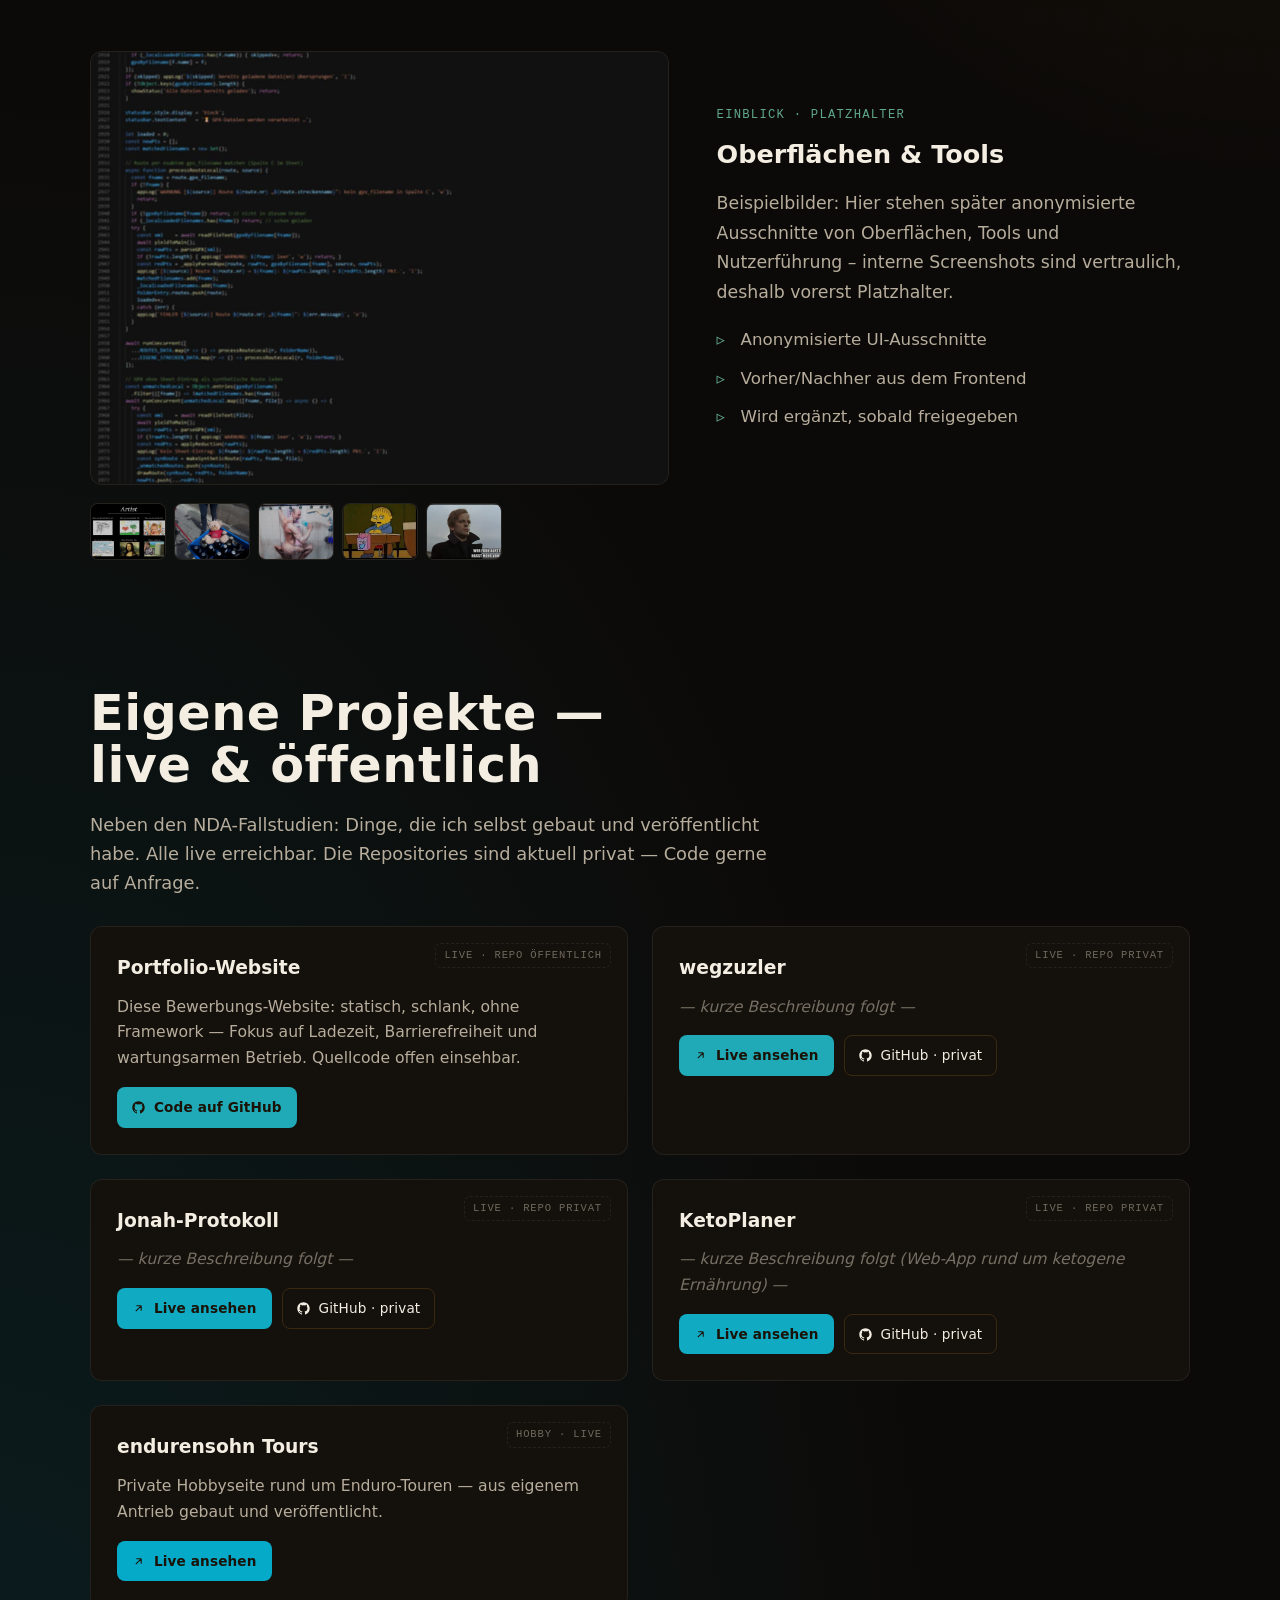
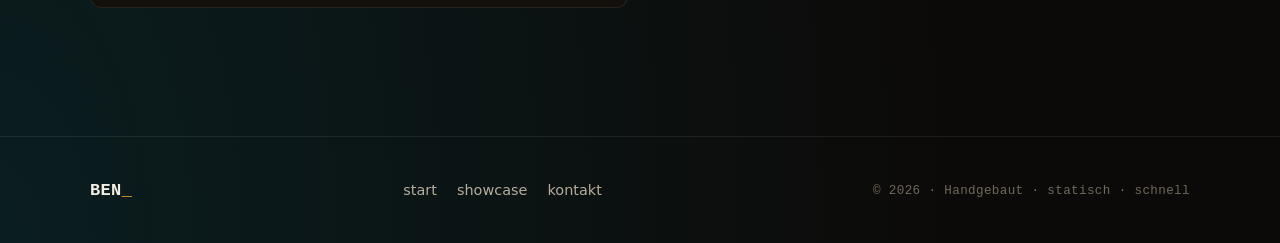
<file: Portfolio_ForServer/entwicklung.html>
<!DOCTYPE html>
<html lang="de">
<head>
  <meta charset="UTF-8">
  <meta name="viewport" content="width=device-width, initial-scale=1">
  <title>Entwicklung — Ben</title>
  <meta name="description" content="Maschinensoftware, Web-Tools und Nutzerführung – als Fallstudien, vieles unter NDA.">
  <link rel="icon" href="data:image/svg+xml,<svg xmlns='http://www.w3.org/2000/svg' viewBox='0 0 100 100'><rect width='100' height='100' rx='20' fill='%230c0a08'/><text x='50' y='68' font-size='58' font-family='monospace' font-weight='700' fill='%23f5a524' text-anchor='middle'>B</text></svg>">
  <link rel="stylesheet" href="tech/styles.css">
  <script src="tech/i18n.js"></script>
  <script src="tech/site.js" defer></script>
</head>
<body data-page="showcase">
  <header id="site-nav"></header>

  <main>
    <!-- NOTIZ AN MICH SELBST (nur intern/WIP – vor Live wieder entfernen) -->
    <div style="max-width:820px;margin:24px auto 0;padding:18px 20px;border:1px solid #f5a524;border-left-width:5px;border-radius:10px;background:rgba(245,165,36,.08);color:#f5efe6;font-size:15px;line-height:1.55">
      <strong style="display:block;margin-bottom:8px;color:#f5a524">📌 Notiz an mich selbst (später umsetzen) — GitHub &amp; KI-Anteil</strong>
      Repo ist aktuell komplett privat, vieles KI-gestützt. Öffentlich zeigen? <strong>Ja, aber kuratiert – nicht „alles public".</strong>
      <ol style="margin:10px 0 0;padding-left:20px">
        <li>Portfolio-Seite = idealer erster <strong>Public-Repo</strong> (eigene Arbeit, einfache robuste Technik). Hier auf der Entwicklungsseite verlinken → runde Story.</li>
        <li>Experimente/Halbfertiges bleibt <strong>privat</strong>. Lieber 1–2 saubere Repos mit gutem README als zwanzig halbgare.</li>
        <li>KI-Anteil <strong>offen framen</strong>, nicht verstecken: „KI-gestützt gearbeitet, aber jede Zeile verstanden &amp; verantwortet" → ist selbst eine Kompetenz. Nicht als handgeschnitztes Werk verkaufen, wenn ich es nicht erklären kann.</li>
      </ol>
      <p style="margin:10px 0 0"><strong>Faustregel vor „public":</strong> Kann ich in 5 Min am Whiteboard erklären, warum der Code so aussieht? Ja → public. Nein → erst verstehen oder privat.</p>
      <p style="margin:10px 0 0"><strong>TODO:</strong> README für Portfolio-Repo entwerfen + KI-Workflow als Stärke texten.</p>
    </div>

    <!-- SEITENKOPF -->
    <section class="page-head">
      <div class="frame">
        <a class="backlink" href="index.php?p=showcase">
          <svg viewBox="0 0 24 24" fill="none" stroke="currentColor" stroke-width="2"><path d="M19 12H5M11 18l-6-6 6-6"/></svg>
          <span data-i18n="dev.back"></span>
        </a>
        <span class="eyebrow"><span data-i18n="dev.eyebrow"></span></span>
        <h1 data-i18n="dev.title"></h1>
        <p class="lead" data-i18n="dev.lead"></p>
      </div>
    </section>

    <!-- FALLSTUDIEN -->
    <section class="section" style="padding-top:0">
      <div class="frame">
        <div class="grid grid--2">
          <article class="case reveal">
            <span class="tag" data-i18n="dev.case1.tag"></span>
            <h3 data-i18n="dev.case1.title"></h3>
            <p data-i18n="dev.case1.desc"></p>
            <div class="metrics">
              <div class="metric"><b data-i18n="dev.case1.m1v"></b><span data-i18n="dev.case1.m1n"></span></div>
              <div class="metric"><b data-i18n="dev.case1.m2v"></b><span data-i18n="dev.case1.m2n"></span></div>
            </div>
          </article>
          <article class="case reveal" style="transition-delay:.08s">
            <span class="tag" data-i18n="dev.case2.tag"></span>
            <h3 data-i18n="dev.case2.title"></h3>
            <p data-i18n="dev.case2.desc"></p>
            <div class="metrics">
              <div class="metric"><b data-i18n="dev.case2.m1v"></b><span data-i18n="dev.case2.m1n"></span></div>
              <div class="metric"><b data-i18n="dev.case2.m2v"></b><span data-i18n="dev.case2.m2n"></span></div>
            </div>
          </article>
          <article class="case reveal" style="transition-delay:.16s">
            <span class="tag" data-i18n="dev.case3.tag"></span>
            <h3 data-i18n="dev.case3.title"></h3>
            <p data-i18n="dev.case3.desc"></p>
            <div class="metrics">
              <div class="metric"><b data-i18n="dev.case3.m1v"></b><span data-i18n="dev.case3.m1n"></span></div>
              <div class="metric"><b data-i18n="dev.case3.m2v"></b><span data-i18n="dev.case3.m2n"></span></div>
            </div>
          </article>
        </div>
      </div>
    </section>

    <!-- BILDER-DUMMY (Platzhalter, Aufbau wie in Kreativ) -->
    <section class="section" style="padding-top:0">
      <div class="frame">
        <div class="showcase-rows">
          <article class="show-row reveal" data-cat="dev">
            <div class="show-gallery">
              <div class="show-media" data-full="assets/img/programming.jpg" role="button" tabindex="0" aria-label="Bild vergrößern">
                <img src="assets/img/programming.jpg" alt="Platzhalter Oberfläche" loading="lazy" width="900" height="675">
              </div>
              <div class="show-thumbs">
                <button type="button" class="show-thumb" data-full="assets/img/work-01.jpg" aria-label="Bild vergrößern">
                  <img src="assets/img/work-01.jpg" alt="" loading="lazy" width="200" height="150">
                </button>
                <button type="button" class="show-thumb" data-full="assets/img/work-02.jpg" aria-label="Bild vergrößern">
                  <img src="assets/img/work-02.jpg" alt="" loading="lazy" width="200" height="150">
                </button>
                <button type="button" class="show-thumb" data-full="assets/img/work-03.jpg" aria-label="Bild vergrößern">
                  <img src="assets/img/work-03.jpg" alt="" loading="lazy" width="200" height="150">
                </button>
                <button type="button" class="show-thumb" data-full="assets/img/asset-05.jpg" aria-label="Bild vergrößern">
                  <img src="assets/img/asset-05.jpg" alt="" loading="lazy" width="320" height="215">
                </button>
                <button type="button" class="show-thumb" data-full="assets/img/asset-03.jpg" aria-label="Bild vergrößern">
                  <img src="assets/img/asset-03.jpg" alt="" loading="lazy" width="720" height="438">
                </button>
              </div>
            </div>
            <div class="show-body">
              <div class="tile-cat" data-i18n="dev.gal.cat"></div>
              <h3 class="tile-title" data-i18n="dev.gal.title"></h3>
              <p data-i18n="dev.gal.desc"></p>
              <ul class="show-points">
                <li data-i18n="dev.gal.p1"></li>
                <li data-i18n="dev.gal.p2"></li>
                <li data-i18n="dev.gal.p3"></li>
              </ul>
            </div>
          </article>
        </div>
      </div>
    </section>

    <!-- EIGENE PROJEKTE (live & öffentlich; Repos privat) -->
    <section class="section" style="padding-top:0">
      <div class="frame">
        <div class="reveal" style="max-width:720px;margin-bottom:28px">
          <h2 class="section-title">Eigene Projekte — live &amp; öffentlich</h2>
          <p class="lead">Neben den NDA-Fallstudien: Dinge, die ich selbst gebaut und veröffentlicht habe. Alle live erreichbar. Die Repositories sind aktuell privat — Code gerne auf Anfrage.</p>
        </div>
        <div class="grid grid--2">

          <!-- Portfolio (dieses Projekt) -->
          <article class="case reveal">
            <span class="tag">Live · Repo öffentlich</span>
            <h3>Portfolio-Website</h3>
            <p>Diese Bewerbungs-Website: statisch, schlank, ohne Framework — Fokus auf Ladezeit, Barrierefreiheit und wartungsarmen Betrieb. Quellcode offen einsehbar.</p>
            <div style="display:flex;gap:10px;flex-wrap:wrap;margin-top:16px">
              <a class="btn btn--primary btn--sm" href="https://github.com/CaptLeberkaes/portfolio" target="_blank" rel="noopener" title="Quellcode auf GitHub">
                <svg viewBox="0 0 24 24" fill="currentColor"><path d="M12 .5C5.7.5.5 5.7.5 12c0 5.1 3.3 9.4 7.9 10.9.6.1.8-.2.8-.5v-1.8c-3.2.7-3.9-1.5-3.9-1.5-.5-1.3-1.3-1.7-1.3-1.7-1.1-.7.1-.7.1-.7 1.2.1 1.8 1.2 1.8 1.2 1 1.8 2.8 1.3 3.5 1 .1-.8.4-1.3.7-1.6-2.6-.3-5.3-1.3-5.3-5.8 0-1.3.5-2.3 1.2-3.1-.1-.3-.5-1.5.1-3.1 0 0 1-.3 3.3 1.2a11.4 11.4 0 0 1 6 0C17 4.9 18 5.2 18 5.2c.6 1.6.2 2.8.1 3.1.8.8 1.2 1.8 1.2 3.1 0 4.5-2.7 5.5-5.3 5.8.4.3.8 1 .8 2.1v3.1c0 .3.2.6.8.5 4.6-1.5 7.9-5.8 7.9-10.9C23.5 5.7 18.3.5 12 .5z"/></svg>
                Code auf GitHub
              </a>
            </div>
          </article>

          <!-- wegzuzler -->
          <article class="case reveal" style="transition-delay:.08s">
            <span class="tag">Live · Repo privat</span>
            <h3>wegzuzler</h3>
            <p><!-- TODO: eine Zeile Beschreibung --><em style="opacity:.6">— kurze Beschreibung folgt —</em></p>
            <div style="display:flex;gap:10px;flex-wrap:wrap;margin-top:16px">
              <a class="btn btn--primary btn--sm" href="https://www.captleberkaes.de/wegzuzler/" target="_blank" rel="noopener">
                <svg viewBox="0 0 24 24" fill="none" stroke="currentColor" stroke-width="2"><path d="M7 17L17 7M17 7H8M17 7v9"/></svg>
                Live ansehen
              </a>
              <a class="btn btn--ghost btn--sm" href="https://github.com/CaptLeberkaes/wegzuzler" target="_blank" rel="noopener" title="Repository ist privat – Code auf Anfrage">
                <svg viewBox="0 0 24 24" fill="currentColor"><path d="M12 .5C5.7.5.5 5.7.5 12c0 5.1 3.3 9.4 7.9 10.9.6.1.8-.2.8-.5v-1.8c-3.2.7-3.9-1.5-3.9-1.5-.5-1.3-1.3-1.7-1.3-1.7-1.1-.7.1-.7.1-.7 1.2.1 1.8 1.2 1.8 1.2 1 1.8 2.8 1.3 3.5 1 .1-.8.4-1.3.7-1.6-2.6-.3-5.3-1.3-5.3-5.8 0-1.3.5-2.3 1.2-3.1-.1-.3-.5-1.5.1-3.1 0 0 1-.3 3.3 1.2a11.4 11.4 0 0 1 6 0C17 4.9 18 5.2 18 5.2c.6 1.6.2 2.8.1 3.1.8.8 1.2 1.8 1.2 3.1 0 4.5-2.7 5.5-5.3 5.8.4.3.8 1 .8 2.1v3.1c0 .3.2.6.8.5 4.6-1.5 7.9-5.8 7.9-10.9C23.5 5.7 18.3.5 12 .5z"/></svg>
                GitHub · privat
              </a>
            </div>
          </article>

          <!-- Jonah-Protokoll -->
          <article class="case reveal" style="transition-delay:.16s">
            <span class="tag">Live · Repo privat</span>
            <h3>Jonah-Protokoll</h3>
            <p><!-- TODO: eine Zeile Beschreibung --><em style="opacity:.6">— kurze Beschreibung folgt —</em></p>
            <div style="display:flex;gap:10px;flex-wrap:wrap;margin-top:16px">
              <a class="btn btn--primary btn--sm" href="https://www.captleberkaes.de/protokoll/" target="_blank" rel="noopener">
                <svg viewBox="0 0 24 24" fill="none" stroke="currentColor" stroke-width="2"><path d="M7 17L17 7M17 7H8M17 7v9"/></svg>
                Live ansehen
              </a>
              <a class="btn btn--ghost btn--sm" href="https://github.com/CaptLeberkaes/JonahProtokoll" target="_blank" rel="noopener" title="Repository ist privat – Code auf Anfrage">
                <svg viewBox="0 0 24 24" fill="currentColor"><path d="M12 .5C5.7.5.5 5.7.5 12c0 5.1 3.3 9.4 7.9 10.9.6.1.8-.2.8-.5v-1.8c-3.2.7-3.9-1.5-3.9-1.5-.5-1.3-1.3-1.7-1.3-1.7-1.1-.7.1-.7.1-.7 1.2.1 1.8 1.2 1.8 1.2 1 1.8 2.8 1.3 3.5 1 .1-.8.4-1.3.7-1.6-2.6-.3-5.3-1.3-5.3-5.8 0-1.3.5-2.3 1.2-3.1-.1-.3-.5-1.5.1-3.1 0 0 1-.3 3.3 1.2a11.4 11.4 0 0 1 6 0C17 4.9 18 5.2 18 5.2c.6 1.6.2 2.8.1 3.1.8.8 1.2 1.8 1.2 3.1 0 4.5-2.7 5.5-5.3 5.8.4.3.8 1 .8 2.1v3.1c0 .3.2.6.8.5 4.6-1.5 7.9-5.8 7.9-10.9C23.5 5.7 18.3.5 12 .5z"/></svg>
                GitHub · privat
              </a>
            </div>
          </article>

          <!-- KetoPlaner -->
          <article class="case reveal" style="transition-delay:.24s">
            <span class="tag">Live · Repo privat</span>
            <h3>KetoPlaner</h3>
            <p><!-- TODO: eine Zeile Beschreibung --><em style="opacity:.6">— kurze Beschreibung folgt (Web-App rund um ketogene Ernährung) —</em></p>
            <div style="display:flex;gap:10px;flex-wrap:wrap;margin-top:16px">
              <a class="btn btn--primary btn--sm" href="https://www.captleberkaes.de/ketoPlaner/" target="_blank" rel="noopener">
                <svg viewBox="0 0 24 24" fill="none" stroke="currentColor" stroke-width="2"><path d="M7 17L17 7M17 7H8M17 7v9"/></svg>
                Live ansehen
              </a>
              <a class="btn btn--ghost btn--sm" href="https://github.com/CaptLeberkaes/KetoPlaner" target="_blank" rel="noopener" title="Repository ist privat – Code auf Anfrage">
                <svg viewBox="0 0 24 24" fill="currentColor"><path d="M12 .5C5.7.5.5 5.7.5 12c0 5.1 3.3 9.4 7.9 10.9.6.1.8-.2.8-.5v-1.8c-3.2.7-3.9-1.5-3.9-1.5-.5-1.3-1.3-1.7-1.3-1.7-1.1-.7.1-.7.1-.7 1.2.1 1.8 1.2 1.8 1.2 1 1.8 2.8 1.3 3.5 1 .1-.8.4-1.3.7-1.6-2.6-.3-5.3-1.3-5.3-5.8 0-1.3.5-2.3 1.2-3.1-.1-.3-.5-1.5.1-3.1 0 0 1-.3 3.3 1.2a11.4 11.4 0 0 1 6 0C17 4.9 18 5.2 18 5.2c.6 1.6.2 2.8.1 3.1.8.8 1.2 1.8 1.2 3.1 0 4.5-2.7 5.5-5.3 5.8.4.3.8 1 .8 2.1v3.1c0 .3.2.6.8.5 4.6-1.5 7.9-5.8 7.9-10.9C23.5 5.7 18.3.5 12 .5z"/></svg>
                GitHub · privat
              </a>
            </div>
          </article>

          <!-- endurensohn Tours (Hobby) -->
          <article class="case reveal" style="transition-delay:.32s">
            <span class="tag">Hobby · Live</span>
            <h3>endurensohn Tours</h3>
            <p>Private Hobbyseite rund um Enduro-Touren — aus eigenem Antrieb gebaut und veröffentlicht.</p>
            <div style="display:flex;gap:10px;flex-wrap:wrap;margin-top:16px">
              <a class="btn btn--primary btn--sm" href="https://www.captleberkaes.de/endurensohnTours/index.html" target="_blank" rel="noopener">
                <svg viewBox="0 0 24 24" fill="none" stroke="currentColor" stroke-width="2"><path d="M7 17L17 7M17 7H8M17 7v9"/></svg>
                Live ansehen
              </a>
            </div>
          </article>

        </div>
      </div>
    </section>
  </main>

  <footer id="site-footer"></footer>
</body>
</html>
</file>
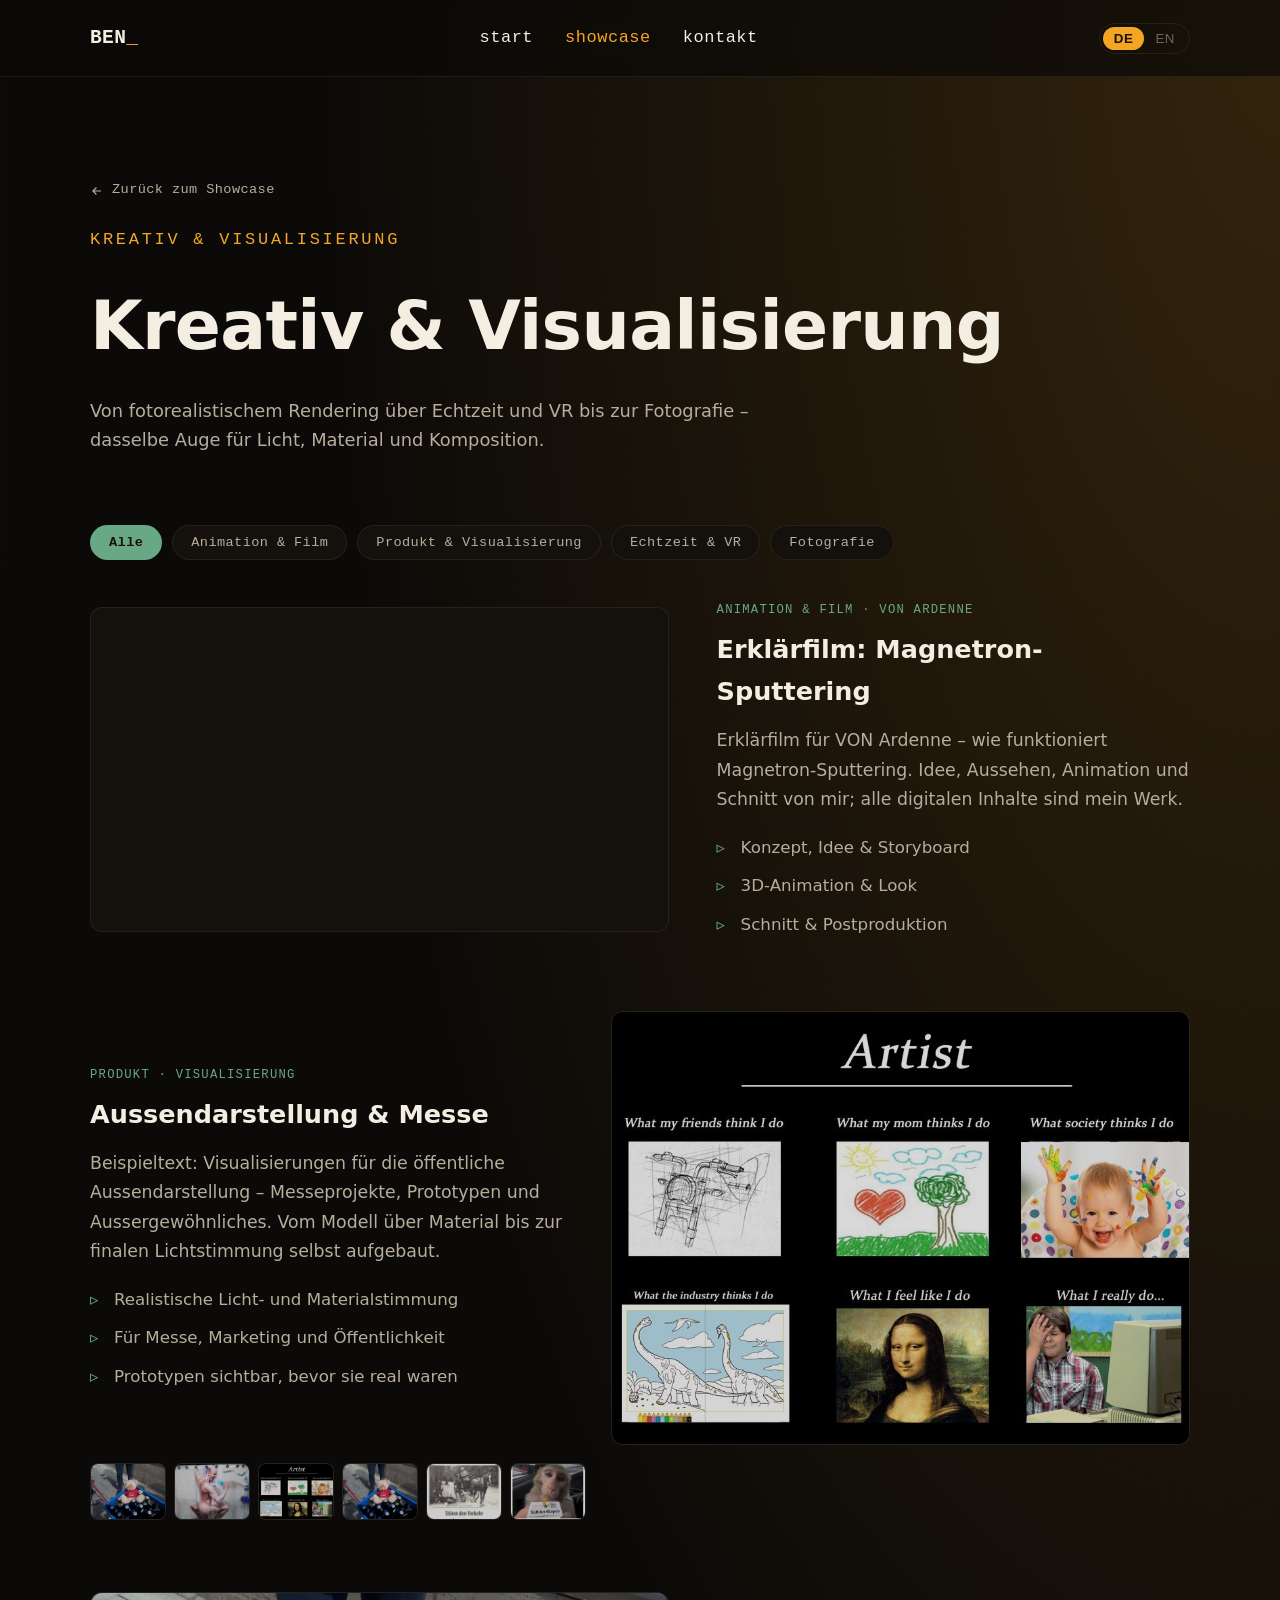
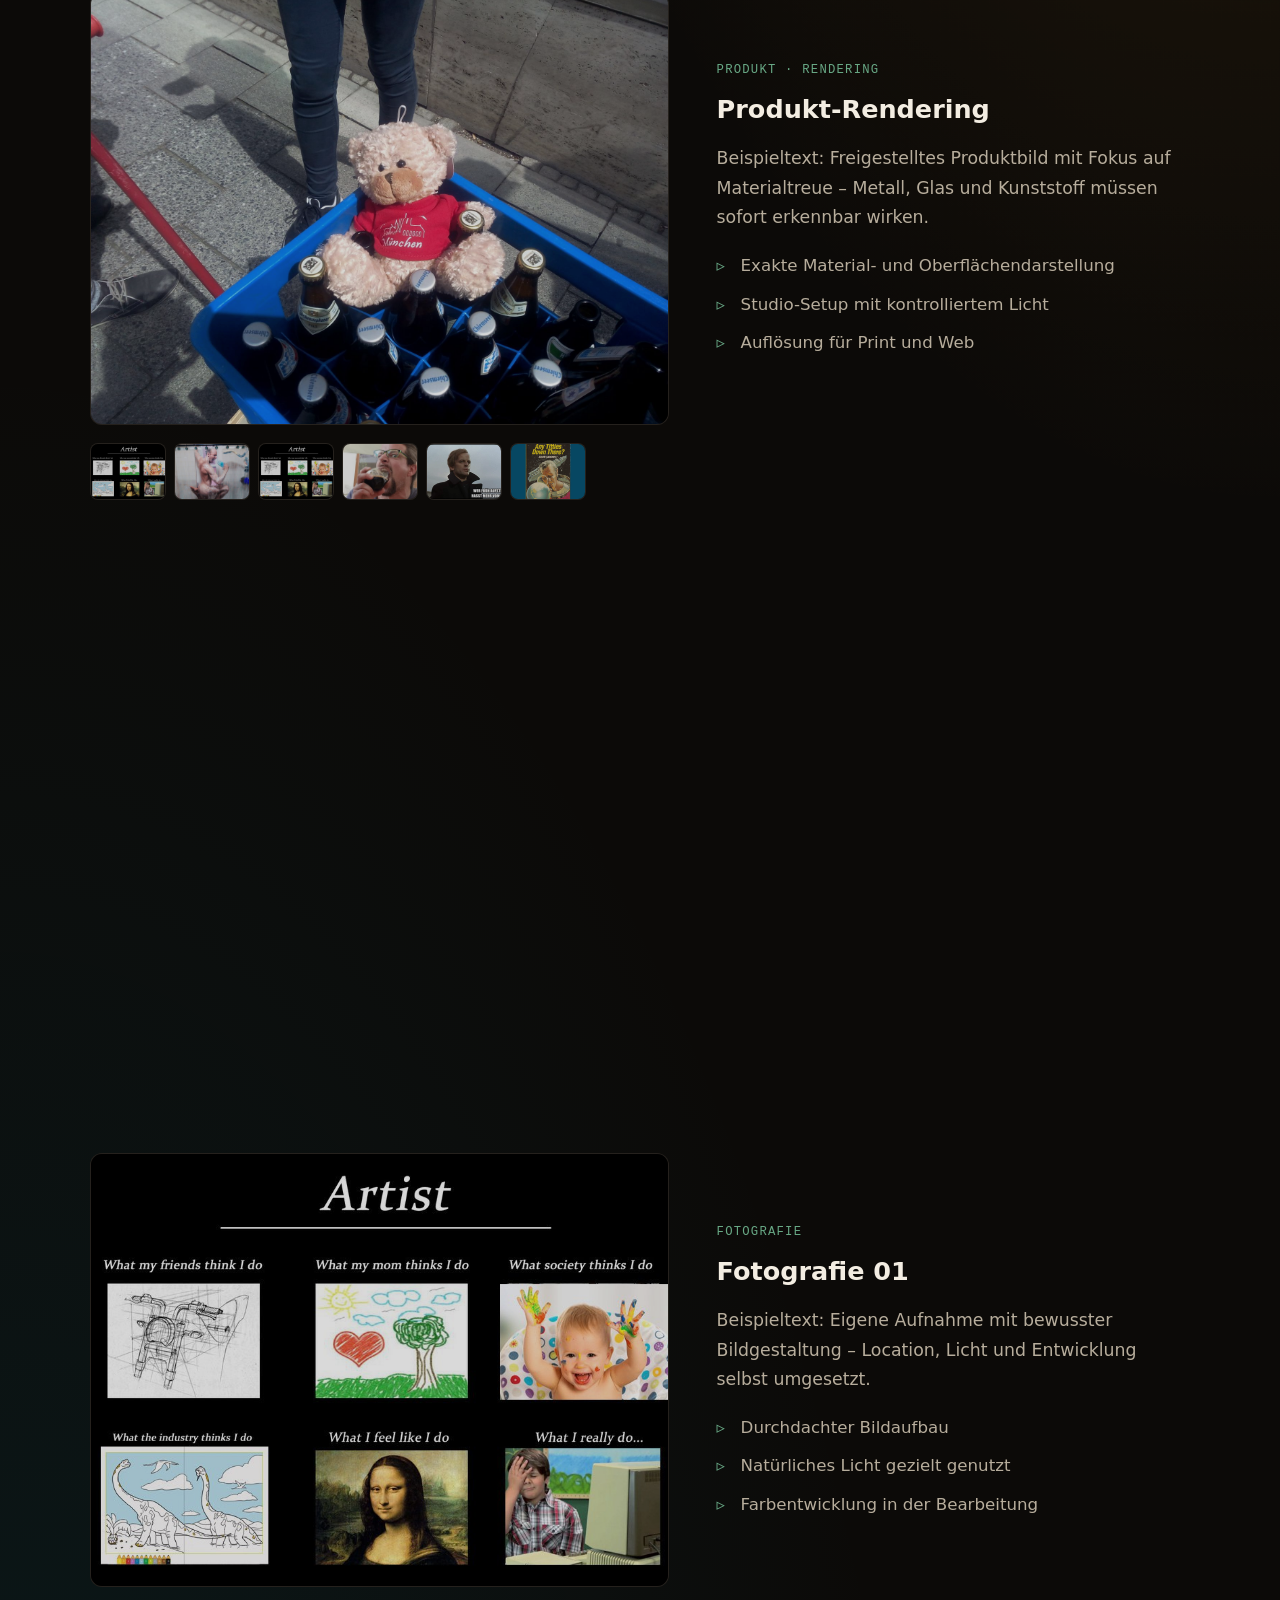
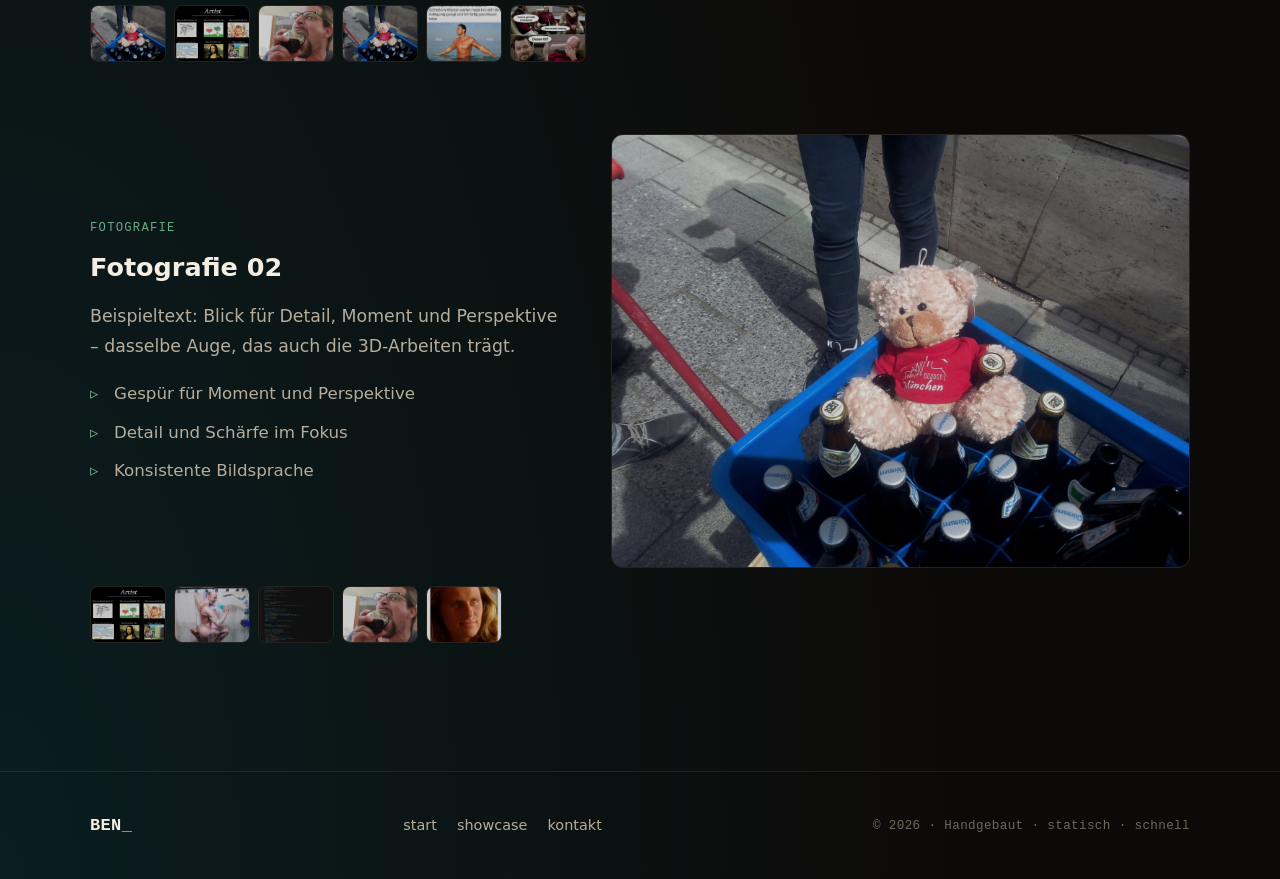
<file: Portfolio_ForServer/kreativ.html>
<!DOCTYPE html>
<html lang="de">
<head>
  <meta charset="UTF-8">
  <meta name="viewport" content="width=device-width, initial-scale=1">
  <title>Kreativ & Visualisierung — Ben</title>
  <meta name="description" content="Produkt- und Architektur-Rendering, Echtzeit & VR und Fotografie.">
  <link rel="icon" href="data:image/svg+xml,<svg xmlns='http://www.w3.org/2000/svg' viewBox='0 0 100 100'><rect width='100' height='100' rx='20' fill='%230c0a08'/><text x='50' y='68' font-size='58' font-family='monospace' font-weight='700' fill='%23f5a524' text-anchor='middle'>B</text></svg>">
  <link rel="stylesheet" href="tech/styles.css">
  <script src="tech/i18n.js"></script>
  <script src="tech/site.js" defer></script>
</head>
<body data-page="showcase">
  <header id="site-nav"></header>

  <main>
    <!-- SEITENKOPF -->
    <section class="page-head">
      <div class="frame">
        <a class="backlink" href="index.php?p=showcase">
          <svg viewBox="0 0 24 24" fill="none" stroke="currentColor" stroke-width="2"><path d="M19 12H5M11 18l-6-6 6-6"/></svg>
          <span data-i18n="kr.back"></span>
        </a>
        <span class="eyebrow"><span data-i18n="kr.eyebrow"></span></span>
        <h1 data-i18n="kr.title"></h1>
        <p class="lead" data-i18n="kr.lead"></p>
      </div>
    </section>

    <!-- GALERIE -->
    <section class="section" style="padding-top:0">
      <div class="frame">
        <!-- Filter -->
        <div class="filters" role="group" aria-label="Filter">
          <button class="filter" data-filter="all" aria-pressed="true"><span data-i18n="kr.filter.all"></span></button>
          <button class="filter" data-filter="animation" aria-pressed="false"><span data-i18n="kr.filter.animation"></span></button>
          <button class="filter" data-filter="produkt" aria-pressed="false"><span data-i18n="kr.filter.produkt"></span></button>
          <button class="filter" data-filter="echtzeit" aria-pressed="false"><span data-i18n="kr.filter.echtzeit"></span></button>
          <button class="filter" data-filter="foto" aria-pressed="false"><span data-i18n="kr.filter.foto"></span></button>
        </div>

        <!-- Versetzte Zeilen: Bild/Video abwechselnd links / rechts, Text daneben -->
        <div class="showcase-rows">
          <article class="show-row reveal" data-cat="animation">
            <div class="show-video">
              <div class="embed">
                <iframe src="https://www.youtube-nocookie.com/embed/XMJm2K39uRs"
                        title="Erklärfilm VON Ardenne — Ben" loading="lazy"
                        allow="accelerometer; autoplay; clipboard-write; encrypted-media; gyroscope; picture-in-picture; web-share"
                        allowfullscreen></iframe>
              </div>
            </div>
            <div class="show-body">
              <div class="tile-cat" data-i18n="kr.v1.cat"></div>
              <h3 class="tile-title" data-i18n="kr.v1.title"></h3>
              <p data-i18n="kr.v1.desc"></p>
              <ul class="show-points">
                <li data-i18n="kr.v1.p1"></li>
                <li data-i18n="kr.v1.p2"></li>
                <li data-i18n="kr.v1.p3"></li>
              </ul>
            </div>
          </article>

          <article class="show-row reveal" data-cat="produkt">
            <div class="show-gallery">
              <div class="show-media" data-full="assets/img/work-01.jpg" role="button" tabindex="0" aria-label="Bild vergrößern">
                <img src="assets/img/work-01.jpg" alt="Platzhalter Visualisierung" loading="lazy" width="900" height="675">
              </div>
              <div class="show-thumbs">
                <button type="button" class="show-thumb" data-full="assets/img/work-02.jpg" aria-label="Bild vergrößern">
                  <img src="assets/img/work-02.jpg" alt="" loading="lazy" width="200" height="150">
                </button>
                <button type="button" class="show-thumb" data-full="assets/img/work-03.jpg" aria-label="Bild vergrößern">
                  <img src="assets/img/work-03.jpg" alt="" loading="lazy" width="200" height="150">
                </button>
                <button type="button" class="show-thumb" data-full="assets/img/photo-01.jpg" aria-label="Bild vergrößern">
                  <img src="assets/img/photo-01.jpg" alt="" loading="lazy" width="200" height="150">
                </button>
                <button type="button" class="show-thumb" data-full="assets/img/photo-02.jpg" aria-label="Bild vergrößern">
                  <img src="assets/img/photo-02.jpg" alt="" loading="lazy" width="200" height="150">
                </button>
                <button type="button" class="show-thumb" data-full="assets/img/asset-01.jpg" aria-label="Bild vergrößern">
                  <img src="assets/img/asset-01.jpg" alt="" loading="lazy" width="640" height="604">
                </button>
                <button type="button" class="show-thumb" data-full="assets/img/asset-07.jpg" aria-label="Bild vergrößern">
                  <img src="assets/img/asset-07.jpg" alt="" loading="lazy" width="963" height="740">
                </button>
              </div>
            </div>
            <div class="show-body">
              <div class="tile-cat" data-i18n="kr.t1.cat"></div>
              <h3 class="tile-title" data-i18n="kr.t1.title"></h3>
              <p data-i18n="kr.t1.desc"></p>
              <ul class="show-points">
                <li data-i18n="kr.t1.p1"></li>
                <li data-i18n="kr.t1.p2"></li>
                <li data-i18n="kr.t1.p3"></li>
              </ul>
            </div>
          </article>

          <article class="show-row reveal" data-cat="produkt">
            <div class="show-gallery">
              <div class="show-media" data-full="assets/img/work-02.jpg" role="button" tabindex="0" aria-label="Bild vergrößern">
                <img src="assets/img/work-02.jpg" alt="Platzhalter Produkt-Rendering" loading="lazy" width="900" height="675">
              </div>
              <div class="show-thumbs">
                <button type="button" class="show-thumb" data-full="assets/img/work-01.jpg" aria-label="Bild vergrößern">
                  <img src="assets/img/work-01.jpg" alt="" loading="lazy" width="200" height="150">
                </button>
                <button type="button" class="show-thumb" data-full="assets/img/work-03.jpg" aria-label="Bild vergrößern">
                  <img src="assets/img/work-03.jpg" alt="" loading="lazy" width="200" height="150">
                </button>
                <button type="button" class="show-thumb" data-full="assets/img/photo-01.jpg" aria-label="Bild vergrößern">
                  <img src="assets/img/photo-01.jpg" alt="" loading="lazy" width="200" height="150">
                </button>
                <button type="button" class="show-thumb" data-full="assets/img/me.jpg" aria-label="Bild vergrößern">
                  <img src="assets/img/me.jpg" alt="" loading="lazy" width="200" height="150">
                </button>
                <button type="button" class="show-thumb" data-full="assets/img/asset-03.jpg" aria-label="Bild vergrößern">
                  <img src="assets/img/asset-03.jpg" alt="" loading="lazy" width="720" height="438">
                </button>
                <button type="button" class="show-thumb" data-full="assets/img/asset-04.jpg" aria-label="Bild vergrößern">
                  <img src="assets/img/asset-04.jpg" alt="" loading="lazy" width="1000" height="1000">
                </button>
              </div>
            </div>
            <div class="show-body">
              <div class="tile-cat" data-i18n="kr.t2.cat"></div>
              <h3 class="tile-title" data-i18n="kr.t2.title"></h3>
              <p data-i18n="kr.t2.desc"></p>
              <ul class="show-points">
                <li data-i18n="kr.t2.p1"></li>
                <li data-i18n="kr.t2.p2"></li>
                <li data-i18n="kr.t2.p3"></li>
              </ul>
            </div>
          </article>

          <article class="show-row reveal" data-cat="echtzeit">
            <div class="show-gallery">
              <div class="show-media" data-full="assets/img/work-03.jpg" role="button" tabindex="0" aria-label="Bild vergrößern">
                <img src="assets/img/work-03.jpg" alt="Platzhalter Echtzeit-Szene" loading="lazy" width="900" height="675">
              </div>
              <div class="show-thumbs">
                <button type="button" class="show-thumb" data-full="assets/img/work-01.jpg" aria-label="Bild vergrößern">
                  <img src="assets/img/work-01.jpg" alt="" loading="lazy" width="200" height="150">
                </button>
                <button type="button" class="show-thumb" data-full="assets/img/work-02.jpg" aria-label="Bild vergrößern">
                  <img src="assets/img/work-02.jpg" alt="" loading="lazy" width="200" height="150">
                </button>
                <button type="button" class="show-thumb" data-full="assets/img/photo-02.jpg" aria-label="Bild vergrößern">
                  <img src="assets/img/photo-02.jpg" alt="" loading="lazy" width="200" height="150">
                </button>
                <button type="button" class="show-thumb" data-full="assets/img/programming.jpg" aria-label="Bild vergrößern">
                  <img src="assets/img/programming.jpg" alt="" loading="lazy" width="200" height="150">
                </button>
                <button type="button" class="show-thumb" data-full="assets/img/asset-05.jpg" aria-label="Bild vergrößern">
                  <img src="assets/img/asset-05.jpg" alt="" loading="lazy" width="320" height="215">
                </button>
                <button type="button" class="show-thumb" data-full="assets/img/asset-06.jpg" aria-label="Bild vergrößern">
                  <img src="assets/img/asset-06.jpg" alt="" loading="lazy" width="1536" height="1920">
                </button>
              </div>
            </div>
            <div class="show-body">
              <div class="tile-cat" data-i18n="kr.t3.cat"></div>
              <h3 class="tile-title" data-i18n="kr.t3.title"></h3>
              <p data-i18n="kr.t3.desc"></p>
              <ul class="show-points">
                <li data-i18n="kr.t3.p1"></li>
                <li data-i18n="kr.t3.p2"></li>
                <li data-i18n="kr.t3.p3"></li>
              </ul>
            </div>
          </article>

          <article class="show-row reveal" data-cat="foto">
            <div class="show-gallery">
              <div class="show-media" data-full="assets/img/photo-01.jpg" role="button" tabindex="0" aria-label="Bild vergrößern">
                <img src="assets/img/photo-01.jpg" alt="Platzhalter Fotografie 01" loading="lazy" width="900" height="675">
              </div>
              <div class="show-thumbs">
                <button type="button" class="show-thumb" data-full="assets/img/photo-02.jpg" aria-label="Bild vergrößern">
                  <img src="assets/img/photo-02.jpg" alt="" loading="lazy" width="200" height="150">
                </button>
                <button type="button" class="show-thumb" data-full="assets/img/work-01.jpg" aria-label="Bild vergrößern">
                  <img src="assets/img/work-01.jpg" alt="" loading="lazy" width="200" height="150">
                </button>
                <button type="button" class="show-thumb" data-full="assets/img/me.jpg" aria-label="Bild vergrößern">
                  <img src="assets/img/me.jpg" alt="" loading="lazy" width="200" height="150">
                </button>
                <button type="button" class="show-thumb" data-full="assets/img/work-02.jpg" aria-label="Bild vergrößern">
                  <img src="assets/img/work-02.jpg" alt="" loading="lazy" width="200" height="150">
                </button>
                <button type="button" class="show-thumb" data-full="assets/img/asset-08.jpg" aria-label="Bild vergrößern">
                  <img src="assets/img/asset-08.jpg" alt="" loading="lazy" width="1300" height="1291">
                </button>
                <button type="button" class="show-thumb" data-full="assets/img/asset-02.png" aria-label="Bild vergrößern">
                  <img src="assets/img/asset-02.png" alt="" loading="lazy" width="720" height="668">
                </button>
              </div>
            </div>
            <div class="show-body">
              <div class="tile-cat" data-i18n="kr.t4.cat"></div>
              <h3 class="tile-title" data-i18n="kr.t4.title"></h3>
              <p data-i18n="kr.t4.desc"></p>
              <ul class="show-points">
                <li data-i18n="kr.t4.p1"></li>
                <li data-i18n="kr.t4.p2"></li>
                <li data-i18n="kr.t4.p3"></li>
              </ul>
            </div>
          </article>

          <article class="show-row reveal" data-cat="foto">
            <div class="show-gallery">
              <div class="show-media" data-full="assets/img/photo-02.jpg" role="button" tabindex="0" aria-label="Bild vergrößern">
                <img src="assets/img/photo-02.jpg" alt="Platzhalter Fotografie 02" loading="lazy" width="900" height="675">
              </div>
              <div class="show-thumbs">
                <button type="button" class="show-thumb" data-full="assets/img/photo-01.jpg" aria-label="Bild vergrößern">
                  <img src="assets/img/photo-01.jpg" alt="" loading="lazy" width="200" height="150">
                </button>
                <button type="button" class="show-thumb" data-full="assets/img/work-03.jpg" aria-label="Bild vergrößern">
                  <img src="assets/img/work-03.jpg" alt="" loading="lazy" width="200" height="150">
                </button>
                <button type="button" class="show-thumb" data-full="assets/img/programming.jpg" aria-label="Bild vergrößern">
                  <img src="assets/img/programming.jpg" alt="" loading="lazy" width="200" height="150">
                </button>
                <button type="button" class="show-thumb" data-full="assets/img/me.jpg" aria-label="Bild vergrößern">
                  <img src="assets/img/me.jpg" alt="" loading="lazy" width="200" height="150">
                </button>
                <button type="button" class="show-thumb" data-full="assets/img/asset-09.png" aria-label="Bild vergrößern">
                  <img src="assets/img/asset-09.png" alt="" loading="lazy" width="864" height="710">
                </button>
              </div>
            </div>
            <div class="show-body">
              <div class="tile-cat" data-i18n="kr.t5.cat"></div>
              <h3 class="tile-title" data-i18n="kr.t5.title"></h3>
              <p data-i18n="kr.t5.desc"></p>
              <ul class="show-points">
                <li data-i18n="kr.t5.p1"></li>
                <li data-i18n="kr.t5.p2"></li>
                <li data-i18n="kr.t5.p3"></li>
              </ul>
            </div>
          </article>
        </div>
      </div>
    </section>
  </main>

  <footer id="site-footer"></footer>
</body>
</html>
</file>
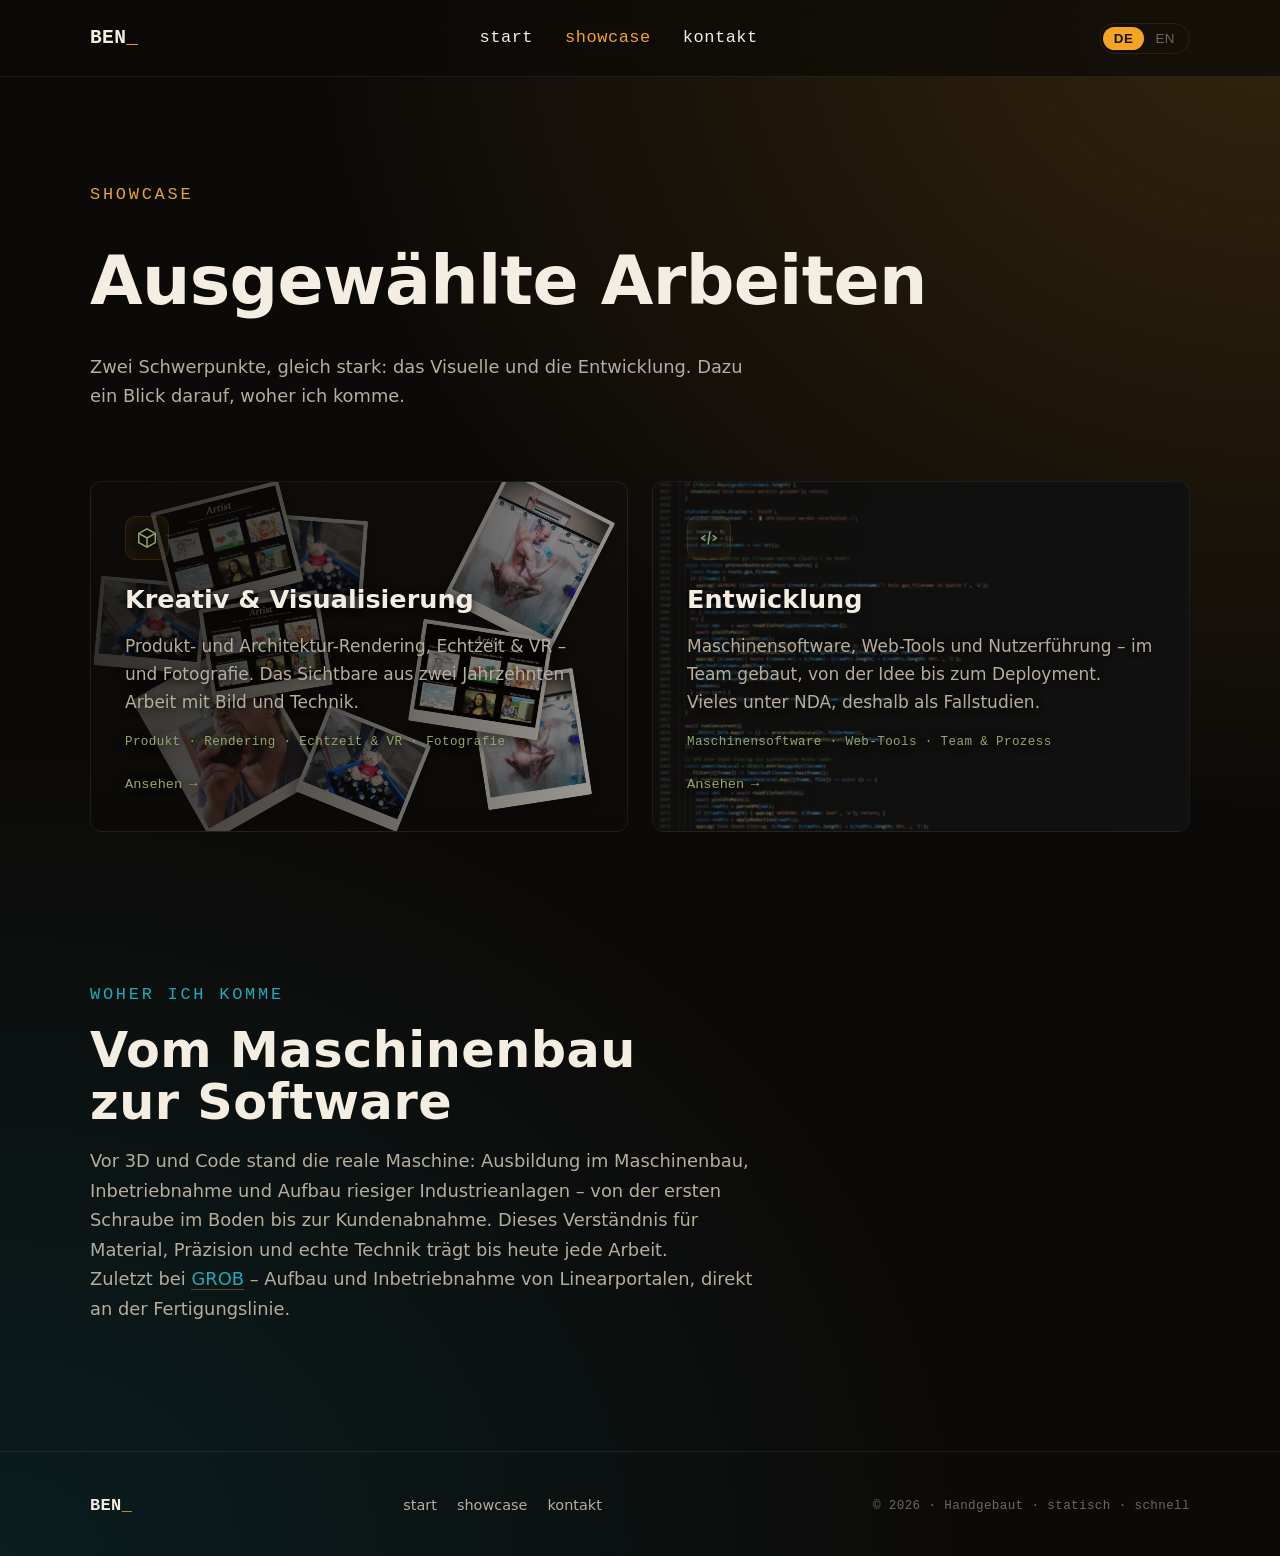
<file: Portfolio_ForServer/showcase.html>
<!DOCTYPE html>
<html lang="de">
<head>
  <meta charset="UTF-8">
  <meta name="viewport" content="width=device-width, initial-scale=1">
  <title data-i18n="meta.showcase.title">Showcase — Ben</title>
  <meta name="description" data-i18n-content="meta.showcase.desc" content="Ausgewählte Arbeiten aus 3D, Visualisierung und Software-Entwicklung.">
  <link rel="icon" href="data:image/svg+xml,<svg xmlns='http://www.w3.org/2000/svg' viewBox='0 0 100 100'><rect width='100' height='100' rx='20' fill='%230c0a08'/><text x='50' y='68' font-size='58' font-family='monospace' font-weight='700' fill='%23f5a524' text-anchor='middle'>B</text></svg>">
  <link rel="stylesheet" href="tech/styles.css">
  <script src="tech/i18n.js"></script>
  <script src="tech/site.js" defer></script>
</head>
<body data-page="showcase">
  <header id="site-nav"></header>

  <main>
    <!-- SEITENKOPF -->
    <section class="page-head">
      <div class="frame">
        <span class="eyebrow"><span data-i18n="sc.eyebrow"></span></span>
        <h1 data-i18n="sc.title"></h1>
        <p class="lead" data-i18n="sc.lead"></p>
      </div>
    </section>

    <!-- ZWEI SÄULEN: KREATIV + ENTWICKLUNG -->
    <section class="section" style="padding-top:0">
      <div class="frame">
        <div class="grid grid--2">
          <a class="card card--hub card--scatter reveal" href="index.php?p=creative">
            <div class="card-scatter" aria-hidden="true">
              <img src="assets/img/thumbs/work-01.jpg" alt="" decoding="async" width="400" height="284">
              <img src="assets/img/thumbs/photo-01.jpg" alt="" decoding="async" width="400" height="284">
              <img src="assets/img/thumbs/work-03.jpg" alt="" decoding="async" width="400" height="461">
              <img src="assets/img/thumbs/photo-02.jpg" alt="" decoding="async" width="400" height="300">
              <img src="assets/img/thumbs/work-02.jpg" alt="" decoding="async" width="400" height="300">
              <img src="assets/img/thumbs/me.jpg" alt="" decoding="async" width="348" height="420">
              <img src="assets/img/thumbs/work-01.jpg" alt="" decoding="async" width="400" height="284">
              <img src="assets/img/thumbs/photo-02.jpg" alt="" decoding="async" width="400" height="300">
              <img src="assets/img/thumbs/work-03.jpg" alt="" decoding="async" width="400" height="461">
            </div>
            <span class="ico"><svg viewBox="0 0 24 24" width="22" height="22" fill="none" stroke="currentColor" stroke-width="1.6"><path d="M12 2l9 5v10l-9 5-9-5V7z"/><path d="M12 12l9-5M12 12v10M12 12L3 7"/></svg></span>
            <h3 data-i18n="sc.hub1.title"></h3>
            <p data-i18n="sc.hub1.desc"></p>
            <div class="hub-tags" data-i18n="sc.hub1.tags"></div>
            <span class="more"><span data-i18n="sc.hub.cta"></span> →</span>
          </a>
          <a class="card card--hub card--photo reveal" href="index.php?p=development" style="transition-delay:.08s">
            <div class="card-bg" aria-hidden="true">
              <img src="assets/img/thumbs/programming.jpg" alt="" decoding="async" fetchpriority="high" width="1100" height="865">
            </div>
            <span class="ico"><svg viewBox="0 0 24 24" width="22" height="22" fill="none" stroke="currentColor" stroke-width="1.6"><path d="M8 9l-4 3 4 3M16 9l4 3-4 3M13 5l-2 14"/></svg></span>
            <h3 data-i18n="sc.hub2.title"></h3>
            <p data-i18n="sc.hub2.desc"></p>
            <div class="hub-tags" data-i18n="sc.hub2.tags"></div>
            <span class="more"><span data-i18n="sc.hub.cta"></span> →</span>
          </a>
        </div>
      </div>
    </section>

    <!-- WOHER ICH KOMME (Goodie, bewusst untergeordnet) -->
    <section class="section" style="padding-top:19px">
      <div class="frame">
        <div class="reveal" style="max-width:720px">
          <span class="eyebrow"><span data-i18n="sc.past.eyebrow"></span></span>
          <h2 class="section-title" data-i18n="sc.past.title"></h2>
          <p class="lead" data-i18n="sc.past.text"></p>
          <p class="lead"><span data-i18n="sc.past.emp.pre"></span><a class="text-link" href="https://www.grobgroup.com/" target="_blank" rel="noopener noreferrer" data-i18n="sc.past.emp.link"></a><span data-i18n="sc.past.emp.post"></span></p>
        </div>
      </div>
    </section>
  </main>

  <footer id="site-footer"></footer>
</body>
</html>
</file>
<file: Portfolio_ForServer/tech/styles.css>
/* =========================================================================
   Portfolio — Design System
   Ein zentrales Stylesheet. Alle Farben/Abstände als Custom Properties (Tokens),
   damit ein Wert an einer Stelle die ganze Seite steuert.
   ========================================================================= */

:root {
  /* --- Farben: warmes Fast-Schwarz + Amber-Akzent -------------------- */
  --bg:         #0c0a08;
  --bg-elev:    #14100c;   /* leicht erhöhte Flächen (Cards, Nav) */
  --bg-elev-2:  #1b1610;
  --ink:        #f3ede2;   /* Primärtext, warmes Off-White */
  --ink-soft:   #b7ad9c;   /* Sekundärtext */
  --ink-faint:  #6f685c;   /* Labels, Meta */
  --line:       rgba(245, 165, 36, 0.16);
  --line-soft:  rgba(255, 255, 255, 0.07);

  --amber:      #f5a524;
  --amber-hi:   #ffc25c;
  --amber-deep: #c9791a;

  /* --- Cyan: kühle Gegen-Lichtquelle (dezenter Cyan/Orange-Look) ----- */
  --teal:       #00aacd;
  --teal-hi:    #3fd0ea;
  --teal-deep:  #008ca8;

  /* --- Typografie ---------------------------------------------------- */
  --font-display: "Helvetica Neue", "Arial Narrow", system-ui, sans-serif;
  --font-body:    system-ui, -apple-system, "Segoe UI", Roboto, sans-serif;
  --font-mono:    ui-monospace, "SF Mono", "JetBrains Mono", "Cascadia Code", Consolas, monospace;

  /* --- Maße / Abstände (8px-Basis) ---------------------------------- */
  --maxw: 1180px;
  --nav-h: 76px;
  --gap: 24px;
  --radius: 12px;
  --radius-sm: 8px;

  --ease: cubic-bezier(0.22, 0.61, 0.36, 1);
}

/* ---- Reset -------------------------------------------------------------- */
*, *::before, *::after { box-sizing: border-box; margin: 0; padding: 0; }
/* Globale Typo-Basis leicht angehoben (16 -> 17px). Alle rem-Größen skalieren
   dadurch proportional mit – die Schrift wird überall etwas größer. */
html { font-size: 106.25%; scroll-behavior: smooth; -webkit-text-size-adjust: 100%; }

body {
  background: var(--bg);
  color: var(--ink);
  font-family: var(--font-body);
  font-size: 1rem;
  line-height: 1.65;
  -webkit-font-smoothing: antialiased;
  min-height: 100vh;
  display: flex;
  flex-direction: column;
  overflow-x: hidden;
  position: relative;   /* Anker für das Umgebungslicht (body::before) */
}

img { max-width: 100%; display: block; }
a { color: inherit; }
.text-link { color: var(--accent, var(--amber)); text-decoration: none; border-bottom: 1px solid rgba(245,165,36,0.35); transition: border-color 0.2s, color 0.2s; }
.text-link:hover { color: var(--amber-hi); border-bottom-color: var(--amber-hi); }
main { flex: 1 0 auto; }

.frame { max-width: var(--maxw); margin: 0 auto; padding: 0 40px; width: 100%; }

/* =========================================================================
   Seitenweites Umgebungslicht: Orange oben rechts, Teal unten links.
   Ein einziger Verlauf über die volle Seitenhöhe — dadurch kippt die
   Stimmung beim Scrollen von warm (oben) nach kühl (unten), ganz ohne
   Scroll-Skript. Liegt hinter allen Inhalten (z-index:-1).
   ========================================================================= */
body::before {
  content: ""; position: absolute; inset: 0; z-index: -1; pointer-events: none;
  background:
    radial-gradient(94% 65% at 100% 0%,   rgba(245,165,36,0.17), transparent 80%),
    radial-gradient(94% 65% at 0%   100%, rgba(0,140,168,0.15), transparent 80%);
}

/* =========================================================================
   Navigation (wird von site.js in <header id="site-nav"> gerendert)
   ========================================================================= */
.nav {
  position: sticky; top: 0; z-index: 50;
  background: rgba(12, 10, 8, 0.72);
  backdrop-filter: blur(10px);
  border-bottom: 1px solid var(--line-soft);
  transition: background 0.35s var(--ease);
}
.nav.scrolled { background: rgba(12, 10, 8, 0.92); }
.nav-inner {
  max-width: var(--maxw); margin: 0 auto; padding: 0 40px;
  height: var(--nav-h); display: flex; align-items: center; justify-content: space-between;
}
.brand {
  font-family: var(--font-mono); font-weight: 700; font-size: 1.15rem;
  color: var(--ink); letter-spacing: 0.02em; text-decoration: none;
}
.brand b { color: var(--amber); }
.brand .cursor { color: var(--amber); animation: blink 1.2s step-end infinite; }
@keyframes blink { 50% { opacity: 0; } }

.nav-links { display: flex; align-items: flex-start; gap: 32px; }
.nav-links a {
  display: flex;
  color: var(--ink); text-decoration: none;
  font-family: var(--font-mono); font-size: 1rem; letter-spacing: 0.03em;
  transition: color 0.2s var(--ease);
}
.nav-links a:hover, .nav-links a[aria-current="page"] { color: var(--amber); }

.nav-right { display: flex; align-items: center; gap: 16px; }
.lang { display: inline-flex; border: 1px solid var(--line-soft); border-radius: 999px; padding: 3px; font-family: var(--font-mono); font-size: 0.72rem; }
.lang button { border: 0; background: transparent; color: var(--ink-faint); padding: 4px 11px; border-radius: 999px; cursor: pointer; letter-spacing: 0.04em; transition: all 0.2s var(--ease); }
.lang button[aria-pressed="true"] { background: var(--amber); color: #1a1206; font-weight: 600; }

/* Mobile-Menü-Button */
.nav-toggle { display: none; background: none; border: 1px solid var(--line-soft); border-radius: var(--radius-sm); color: var(--ink); width: 40px; height: 40px; cursor: pointer; font-size: 1.1rem; }

/* =========================================================================
   Buttons
   ========================================================================= */
.btn {
  display: inline-flex; align-items: center; gap: 9px;
  font-size: 0.92rem; font-weight: 500; letter-spacing: 0.01em;
  padding: 13px 22px; border-radius: var(--radius-sm); cursor: pointer;
  text-decoration: none; border: 1px solid transparent; transition: all 0.2s var(--ease);
  /* Damit .btn auf <button> genauso aussieht wie auf <a>: sonst setzt der
     Browser dort seine eigene helle Fläche und Systemschrift ein. */
  appearance: none; background: none; color: inherit; font-family: inherit;
}
.btn svg { width: 15px; height: 15px; }
.btn--primary { background: var(--accent, var(--amber)); color: #1a1206; font-weight: 600; }
.btn--primary:hover { background: var(--amber-hi); transform: translateY(-1px); }
.btn--ghost { color: var(--ink); border-color: var(--line); }
.btn--ghost:hover { border-color: var(--amber); color: var(--amber-hi); }

/* =========================================================================
   Wiederverwendbare Typo-Bausteine
   ========================================================================= */
.eyebrow {
  display: inline-flex; align-items: center; gap: 9px;
  font-family: var(--font-mono); font-size: 1rem; letter-spacing: 0.16em;
  text-transform: uppercase; color: var(--accent, var(--amber)); margin-bottom: 16px;
}
.dot { width: 7px; height: 7px; border-radius: 50%; background: var(--accent, var(--amber)); box-shadow: 0 0 12px var(--accent, var(--amber)); animation: pulse 2.6s infinite; }
@keyframes pulse { 0%{box-shadow:0 0 0 0 rgba(245,165,36,.5)} 70%{box-shadow:0 0 0 9px rgba(245,165,36,0)} 100%{box-shadow:0 0 0 0 rgba(245,165,36,0)} }

.section-title {
  font-family: var(--font-display); font-weight: 700;
  font-size: clamp(1.9rem, 4vw, 2.9rem); line-height: 1.05;
  letter-spacing: 0.01em; text-wrap: balance; margin-bottom: 18px;
}
.lead { color: var(--ink-soft); font-size: 1.05rem; max-width: 60ch; }
.cta-row { display: flex; gap: 14px; flex-wrap: wrap; }

.section { padding: clamp(72px, 10vw, 130px) 0; position: relative; }
.section + .section { border-top: 1px solid var(--line-soft); }
#domains { padding-top: clamp(40px, 5vw, 64px); }
#domains .section-title { margin-bottom: 48px; }
body[data-page="showcase"] .section + .section { border-top: none; }
/* Werdegang und Werkzeuge gehören zusammen – dazwischen keine Trennlinie */
#skills { border-top: none; }

/* =========================================================================
   HERO (Landing)
   ========================================================================= */
.hero {
  position: relative; min-height: calc(100vh - var(--nav-h));
  display: grid; grid-template-columns: 1fr; align-items: center; overflow: hidden;
}
.hero-bg { position: absolute; top: 0; right: 0; bottom: 0; width: min(50%, 640px); z-index: 0; }
.hero-bg img {
  width: 100%; height: 100%; object-fit: cover; object-position: 50% 22%;
  -webkit-mask-image: linear-gradient(90deg, transparent 0%, rgba(0,0,0,0.5) 20%, #000 42%);
          mask-image: linear-gradient(90deg, transparent 0%, rgba(0,0,0,0.5) 20%, #000 42%);
}
.hero-bg::after {
  content: ""; position: absolute; inset: 0;
  background: linear-gradient(180deg, rgba(8,6,4,0.4), transparent 26%, rgba(8,6,4,0.6) 100%);
  pointer-events: none;
}
.hero-inner { position: relative; z-index: 2; padding: 60px 0; max-width: 600px; }
.hero h1 {
  font-family: var(--font-display); font-weight: 700;
  font-size: clamp(2.8rem, 7vw, 5.5rem); line-height: 1.0;
  letter-spacing: -0.01em; text-wrap: balance; margin-bottom: 20px;
}
.hero h1 .accent {
  color: transparent;
  background: linear-gradient(120deg, var(--amber-hi), var(--amber-deep));
  -webkit-background-clip: text; background-clip: text;
}
.hero .role {
  font-family: var(--font-mono); font-size: clamp(0.85rem, 1.6vw, 1.05rem);
  letter-spacing: 0.24em; text-transform: uppercase; color: var(--accent, var(--amber)); margin-bottom: 28px;
}
.hero .lead { margin-bottom: 36px; }

.scroll-cue {
  position: absolute; bottom: 34px; left: 50%; transform: translateX(-50%); z-index: 3;
  display: flex; flex-direction: column; align-items: center; gap: 8px; color: var(--ink-soft);
}
.mouse { width: 22px; height: 34px; border: 1.5px solid var(--ink-soft); border-radius: 12px; position: relative; }
.mouse::after { content: ""; position: absolute; top: 6px; left: 50%; width: 3px; height: 6px; background: var(--ink-soft); border-radius: 2px; transform: translateX(-50%); animation: wheel 1.8s infinite; }
@keyframes wheel { 0%{opacity:0; transform:translate(-50%,0)} 40%{opacity:1} 100%{opacity:0; transform:translate(-50%,10px)} }

/* kleiner Seiten-Header für Unterseiten */
.page-head { position: relative; padding: clamp(64px, 8vw, 104px) 0 clamp(40px, 6vw, 70px); overflow: hidden; }
.page-head h1 { font-family: var(--font-display); font-weight: 700; font-size: clamp(2.4rem, 6vw, 4rem); letter-spacing: -0.01em; margin-bottom: 14px; }

/* =========================================================================
   Cards / Domänen
   ========================================================================= */
.grid { display: grid; gap: var(--gap); }
.grid--3 { grid-template-columns: repeat(3, 1fr); }
.grid--2 { grid-template-columns: repeat(2, 1fr); }

.card {
  background: linear-gradient(180deg, var(--bg-elev), var(--bg));
  border: 1px solid var(--line-soft); border-radius: var(--radius);
  padding: 28px; text-decoration: none;
  transition: border-color 0.25s var(--ease), transform 0.25s var(--ease);
}
.card:hover { border-color: var(--line); transform: translateY(-3px); }
.card .ico {
  width: 44px; height: 44px; display: grid; place-items: center; margin-bottom: 18px;
  border: 1px solid var(--line); border-radius: 10px; color: var(--accent, var(--amber));
  box-shadow: inset 0 0 22px rgba(245,165,36,0.10);
}
.card h3 { font-size: 1.15rem; margin-bottom: 10px; }
.card p { color: var(--ink-soft); font-size: 0.94rem; }
.card .more { display: inline-flex; align-items: center; gap: 7px; margin-top: 18px; color: var(--accent, var(--amber)); font-family: var(--font-mono); font-size: 0.8rem; text-decoration: none; }
.card .more:hover { gap: 11px; }

/* Showcase-Hub: zwei gleich starke Säulen-Karten */
.card--hub { padding: 34px; display: flex; flex-direction: column; }
.card--hub h3 { font-size: 1.5rem; margin-bottom: 12px; }
.card--hub p { font-size: 1rem; }
.hub-tags { margin-top: 16px; font-family: var(--font-mono); font-size: 0.74rem; letter-spacing: 0.03em; color: var(--accent, var(--amber)); }
.card--hub .more { margin-top: auto; padding-top: 22px; }

/* Kreativ-Kachel: gestreute Polaroids im Hintergrund (dezent hinter dem Text) */
.card--scatter { position: relative; overflow: hidden; }
.card--scatter > :not(.card-scatter) { position: relative; z-index: 2; }
.card--scatter h3, .card--scatter p, .card--scatter .hub-tags, .card--scatter .more {
  text-shadow: 0 1px 8px rgba(0,0,0,0.85);
}
.card-scatter { position: absolute; inset: 0; z-index: 0; pointer-events: none; }
.card-scatter::after {
  /* dunkler hinter dem Text (links), rechts scheinen die Fotos durch */
  content: ""; position: absolute; inset: 0; z-index: 10;
  background: linear-gradient(100deg,
    rgba(12,10,8,0.86) 0%, rgba(12,10,8,0.66) 48%, rgba(12,10,8,0.34) 100%);
}
.card-scatter img {
  position: absolute; width: 22%; height: auto;
  background: #f4efe6; padding: 4px 4px 12px; border-radius: 2px;
  box-shadow: 0 6px 16px rgba(0,0,0,0.55);
  filter: saturate(0.95);
}
/* Wild verstreut, wie auf den Boden geworfene Fotos.
   Fallback ohne JS — initScatter() in site.js würfelt diese Plätze bei jedem
   Aufruf neu durch und überschreibt die Werte per Inline-Style. */
.card-scatter img:nth-child(1) { top:  4%; left: 10%; width: 24%; transform: rotate(-17deg); z-index: 3; }
.card-scatter img:nth-child(2) { top: 10%; left: 33%; width: 20%; transform: rotate(9deg);   z-index: 6; }
.card-scatter img:nth-child(3) { top:  2%; right: 8%; width: 23%; transform: rotate(21deg);  z-index: 2; }
.card-scatter img:nth-child(4) { top: 34%; left: 22%; width: 22%; transform: rotate(-6deg);  z-index: 7; }
.card-scatter img:nth-child(5) { top: 40%; right: 14%; width: 25%; transform: rotate(13deg); z-index: 5; }
.card-scatter img:nth-child(6) { top: 30%; left: 2%;  width: 19%; transform: rotate(4deg);   z-index: 1; }
.card-scatter img:nth-child(7) { bottom: 6%; left: 14%; width: 23%; transform: rotate(-24deg); z-index: 8; }
.card-scatter img:nth-child(8) { bottom: 2%; left: 42%; width: 21%; transform: rotate(16deg);  z-index: 9; }
.card-scatter img:nth-child(9) { bottom: 10%; right: 8%; width: 20%; transform: rotate(-11deg); z-index: 4; }

/* Entwicklungs-Kachel: Foto als Vollflächen-Hintergrund */
.card--photo { position: relative; overflow: hidden; }
.card--photo > :not(.card-bg) { position: relative; z-index: 2; }
.card--photo h3, .card--photo p, .card--photo .hub-tags, .card--photo .more {
  text-shadow: 0 1px 8px rgba(0,0,0,0.85);
}
.card-bg { position: absolute; inset: 0; z-index: 0; pointer-events: none; }
.card-bg img { width: 100%; height: 100%; object-fit: cover; filter: saturate(0.9) brightness(0.92); }
.card-bg::after {
  content: ""; position: absolute; inset: 0;
  background: linear-gradient(100deg,
    rgba(12,10,8,0.72) 0%, rgba(12,10,8,0.46) 0%, rgba(12,10,8,0.16) 90%);
}

/* Zurück-Link auf Unterseiten */
.backlink {
  display: flex; width: fit-content; align-items: center; gap: 8px;
  font-family: var(--font-mono); font-size: 0.8rem; letter-spacing: 0.03em;
  color: var(--ink-soft); text-decoration: none; margin-bottom: 22px;
  transition: color 0.2s var(--ease), gap 0.2s var(--ease);
}
.backlink:hover { color: var(--amber); gap: 12px; }
.backlink svg { width: 14px; height: 14px; }

/* =========================================================================
   Timeline / CV
   ========================================================================= */
.timeline { border-left: 1px solid var(--line-soft); margin-left: 8px; }
.tl-item { position: relative; padding: 0 0 40px 34px; }
.tl-item::before {
  content: ""; position: absolute; left: -6px; top: 4px; width: 11px; height: 11px;
  border-radius: 50%; background: var(--bg); border: 2px solid var(--accent, var(--amber)); box-shadow: 0 0 12px rgba(245,165,36,0.5);
}
.tl-item:last-child { padding-bottom: 0; }
.tl-when { font-family: var(--font-mono); font-size: 0.78rem; color: var(--accent, var(--amber)); letter-spacing: 0.04em; font-variant-numeric: tabular-nums; }
.tl-role { font-size: 1.1rem; font-weight: 600; margin: 4px 0 6px; }
.tl-desc { color: var(--ink-soft); font-size: 0.94rem; max-width: 62ch; }

/* Skills / Tool-Chips */
.chips { display: flex; flex-wrap: wrap; gap: 10px; }
.chip {
  font-family: var(--font-mono); font-size: 0.78rem; letter-spacing: 0.02em;
  color: var(--ink-soft); border: 1px solid var(--line-soft); border-radius: 999px;
  padding: 7px 14px; background: var(--bg-elev);
  text-decoration: none;
}
.chip.is-strong { color: var(--accent, var(--amber)); border-color: var(--line); }

.skills-note {
  margin-top: 36px; padding-top: 20px; border-top: 1px solid var(--line-soft);
  font-family: var(--font-mono); font-size: 0.72rem; color: var(--ink-faint);
}

/* =========================================================================
   Showcase-Galerie + Lightbox
   ========================================================================= */
/* Video-Embed als Galerie-Zelle (responsives 16:9, spielt inline) */
.show-video { flex: 1 1 55%; min-width: 0; }
.embed {
  position: relative; aspect-ratio: 16 / 9; border-radius: var(--radius);
  overflow: hidden; border: 1px solid var(--line-soft); background: var(--bg-elev);
}
.embed iframe { position: absolute; inset: 0; width: 100%; height: 100%; border: 0; }

.filters { display: flex; gap: 10px; flex-wrap: wrap; margin-bottom: 40px; }
.filter {
  font-family: var(--font-mono); font-size: 0.8rem; letter-spacing: 0.03em;
  color: var(--ink-soft); background: var(--bg-elev); border: 1px solid var(--line-soft);
  border-radius: 999px; padding: 9px 18px; cursor: pointer; transition: all 0.2s var(--ease);
}
.filter:hover { color: var(--ink); }
.filter[aria-pressed="true"] { background: var(--accent, var(--amber)); color: #1a1206; border-color: transparent; font-weight: 600; }

/* Versetzte Showcase-Zeilen: Bild abwechselnd links / rechts, Text daneben */
.showcase-rows { display: flex; flex-direction: column; gap: 72px; }
.show-row {
  display: grid; align-items: center;
  grid-template-columns: 55fr 45fr;
  grid-template-areas: "media body" "thumbs thumbs";
  column-gap: 48px; row-gap: 18px;
}
.show-row:nth-child(even) {
  grid-template-columns: 45fr 55fr;
  grid-template-areas: "body media" "thumbs thumbs";
}
/* Zeilen ohne Thumbnail-Leiste (z. B. Video): nur eine Grid-Zeile, keine Leerspur */
.show-row:not(:has(.show-thumbs)) { grid-template-areas: "media body"; }
.show-row:nth-child(even):not(:has(.show-thumbs)) { grid-template-areas: "body media"; }

/* Gallery-Wrapper löst sich auf: Bild + Thumbs werden direkte Grid-Items der Zeile */
.show-gallery { display: contents; }
.show-media, .show-video { grid-area: media; }
.show-body { grid-area: body; }
.show-thumbs { grid-area: thumbs; }
.show-media {
  position: relative;
  border-radius: var(--radius); overflow: hidden; cursor: pointer;
  border: 1px solid var(--line-soft); background: var(--bg-elev);
  aspect-ratio: 4 / 3;
}
.show-media img { width: 100%; height: 100%; object-fit: cover; transition: transform 0.6s var(--ease), filter 0.4s; filter: saturate(0.9) brightness(0.85); }
.show-media:hover img, .show-media:focus-visible img { transform: scale(1.05); filter: saturate(1) brightness(1); }

.show-thumbs { display: flex; flex-wrap: wrap; gap: 8px; }
.show-thumb {
  flex: 0 0 76px; aspect-ratio: 4 / 3; padding: 0; margin: 0;
  border-radius: 8px; overflow: hidden; cursor: pointer;
  border: 1px solid var(--line-soft); background: var(--bg-elev);
  transition: border-color 0.2s;
}
.show-thumb img { width: 100%; height: 100%; object-fit: cover; filter: saturate(0.9) brightness(0.8); transition: filter 0.2s; }
.show-thumb:hover, .show-thumb:focus-visible { border-color: var(--line); }
.show-thumb:hover img, .show-thumb:focus-visible img { filter: saturate(1) brightness(1); }

.show-body { flex: 1 1 45%; min-width: 0; }
.show-body h3.tile-title { font-size: 1.5rem; font-weight: 700; margin: 8px 0 14px; }
.show-body p { color: var(--ink-soft); font-size: 1.02rem; line-height: 1.7; margin-bottom: 20px; }
.show-points { list-style: none; display: grid; gap: 12px; }
.show-points li { position: relative; padding-left: 24px; color: var(--ink-soft); font-size: 0.98rem; line-height: 1.6; }
.show-points li::before { content: "▹"; position: absolute; left: 0; top: 0; color: var(--accent, var(--amber)); }

.tile-cat { font-family: var(--font-mono); font-size: 0.72rem; letter-spacing: 0.1em; text-transform: uppercase; color: var(--accent, var(--amber)); }
.tile-title { font-weight: 600; font-size: 0.98rem; }

/* NDA / Software Case-Study-Karten (ohne Bild) */
.case {
  background: var(--bg-elev); border: 1px solid var(--line-soft); border-radius: var(--radius);
  padding: 26px; position: relative; overflow: hidden;
}
.case .tag { position: absolute; top: 16px; right: 16px; font-family: var(--font-mono); font-size: 0.62rem; letter-spacing: 0.08em; color: var(--ink-faint); border: 1px dashed var(--line-soft); padding: 3px 8px; border-radius: 6px; text-transform: uppercase; }
.case h3 { font-size: 1.1rem; margin-bottom: 10px; max-width: 80%; }
.case p { color: var(--ink-soft); font-size: 0.92rem; margin-bottom: 16px; }
.case .metrics { display: flex; gap: 26px; flex-wrap: wrap; }
.metric b { display: block; font-family: var(--font-display); font-size: 1.5rem; color: var(--accent, var(--amber)); line-height: 1; }
.metric span { font-size: 0.74rem; color: var(--ink-faint); font-family: var(--font-mono); letter-spacing: 0.04em; }

/* Lightbox */
.lightbox {
  position: fixed; inset: 0; z-index: 100; display: none;
  place-items: center; padding: 5vmin;
  background: rgba(6, 5, 3, 0.9); backdrop-filter: blur(6px);
}
.lightbox.open { display: grid; }
.lightbox img { max-width: 90vw; max-height: 80vh; border-radius: var(--radius); border: 1px solid var(--line); }
.lightbox .lb-caption { margin-top: 14px; text-align: center; color: var(--ink-soft); font-size: 0.9rem; }
.lightbox .lb-close { position: absolute; top: 20px; right: 24px; background: none; border: 0; color: var(--ink); font-size: 2rem; cursor: pointer; line-height: 1; }
.lightbox .lb-prev, .lightbox .lb-next {
  position: absolute; top: 50%; transform: translateY(-50%); z-index: 1;
  width: 44px; height: 44px; border-radius: 50%; display: grid; place-items: center;
  background: rgba(20, 16, 12, 0.6); border: 1px solid var(--line-soft); color: var(--ink);
  font-size: 1.4rem; cursor: pointer; transition: background 0.2s, border-color 0.2s;
}
.lightbox .lb-prev { left: 16px; }
.lightbox .lb-next { right: 16px; }
.lightbox .lb-prev:hover, .lightbox .lb-next:hover { background: rgba(245, 165, 36, 0.16); border-color: var(--line); }
.lightbox .lb-prev.lb-nav-hidden, .lightbox .lb-next.lb-nav-hidden { display: none; }

/* =========================================================================
   Kontakt
   ========================================================================= */
.contact-grid { display: grid; grid-template-columns: 1.1fr 0.9fr; gap: 56px; }

.mail-line {
  display: flex; align-items: center; gap: 14px; flex-wrap: wrap;
  margin-top: 24px; padding-top: 22px; border-top: 1px solid var(--line-soft);
}
.mail-line .addr { font-family: var(--font-mono); font-size: 0.95rem; color: var(--ink); }
.btn--sm { padding: 8px 14px; font-size: 0.8rem; }
.btn--sm svg { width: 13px; height: 13px; }
/* Rückmeldung nach dem Kopieren: heller, aber gleiche Grundform – der Button
   soll nicht springen. Textfarbe bleibt dunkel, sonst unlesbar auf Amber. */
#copy-mail.is-copied { background: var(--amber-hi); }
.mail-note { margin-top: 20px; font-size: 0.82rem; line-height: 1.6; color: var(--ink-faint); max-width: 46ch; }

.contact-info .row { display: flex; gap: 14px; padding: 16px 0; border-bottom: 1px solid var(--line-soft); }
.contact-info .row .ico { color: var(--accent, var(--amber)); flex-shrink: 0; }
.contact-info .k { font-family: var(--font-mono); font-size: 0.72rem; color: var(--ink-faint); text-transform: uppercase; letter-spacing: 0.06em; }
.contact-info .v { color: var(--ink); }
.contact-info a.v { text-decoration: none; }
.contact-info a.v:hover { color: var(--amber); }

/* =========================================================================
   Footer
   ========================================================================= */
/* transparent, damit unten das teale Umgebungslicht durchscheint statt
   des warmen bg-elev (das sonst als oranger Schimmer wirkt) */
.site-footer { flex-shrink: 0; border-top: 1px solid var(--line-soft); background: transparent; }
.site-footer .inner { max-width: var(--maxw); margin: 0 auto; padding: 40px; display: flex; justify-content: space-between; align-items: center; gap: 20px; flex-wrap: wrap; }
.site-footer .brand { font-size: 1rem; }
.site-footer .meta { font-family: var(--font-mono); font-size: 0.74rem; color: var(--ink-faint); letter-spacing: 0.03em; }
.site-footer .links { display: flex; gap: 20px; }
.site-footer .links a { color: var(--ink-soft); text-decoration: none; font-size: 0.85rem; }
.site-footer .links a:hover { color: var(--amber); }

/* =========================================================================
   Scroll-Reveal
   ========================================================================= */
.reveal { opacity: 0; transform: translateY(24px); transition: opacity 0.7s var(--ease), transform 0.7s var(--ease); }
.reveal.in { opacity: 1; transform: none; }

/* =========================================================================
   Fokus-Sichtbarkeit (A11y)
   ========================================================================= */
:focus-visible { outline: 2px solid var(--amber); outline-offset: 3px; border-radius: 3px; }

/* =========================================================================
   Reduced Motion
   ========================================================================= */
@media (prefers-reduced-motion: reduce) {
  html { scroll-behavior: auto; }
  *, *::before, *::after { animation-duration: 0.001ms !important; animation-iteration-count: 1 !important; transition-duration: 0.001ms !important; }
  .reveal { opacity: 1; transform: none; }
}

/* =========================================================================
   Responsive
   ========================================================================= */
@media (max-width: 900px) {
  .grid--3 { grid-template-columns: repeat(2, 1fr); }
  .contact-grid { grid-template-columns: 1fr; gap: 40px; }
  .show-row { gap: 32px; }
}
@media (max-width: 720px) {
  .frame, .nav-inner, .site-footer .inner { padding-left: 22px; padding-right: 22px; }
  .nav-links { display: none; }
  .nav-links.open {
    display: flex; position: absolute; top: var(--nav-h); left: 0; right: 0;
    flex-direction: column; gap: 4px; padding: 16px 22px 22px;
    background: rgba(12,10,8,0.98); border-bottom: 1px solid var(--line-soft);
  }
  .nav-links.open a { flex-direction: row; gap: 10px; padding: 10px 0; align-items: baseline; }
  .nav-toggle { display: grid; place-items: center; }
  .grid--3, .grid--2 { grid-template-columns: 1fr; }
  .showcase-rows { gap: 48px; }
  .show-row, .show-row:nth-child(even) {
    grid-template-columns: 1fr;
    grid-template-areas: "media" "body" "thumbs";
    gap: 22px;
  }
  .show-row:not(:has(.show-thumbs)), .show-row:nth-child(even):not(:has(.show-thumbs)) {
    grid-template-areas: "media" "body";
  }
  .hero-bg { width: auto; inset: 0; right: auto; }
  .hero-bg img {
    object-position: 62% center;
    -webkit-mask-image: none; mask-image: none;
  }
  .hero-bg::after {
    background:
      linear-gradient(90deg, rgba(8,6,4,0.94) 0%, rgba(8,6,4,0.72) 42%, rgba(8,6,4,0.30) 100%),
      linear-gradient(180deg, rgba(8,6,4,0.5), transparent 30%, rgba(8,6,4,0.85));
  }
  .hero-inner { max-width: none; }
}
</file>
